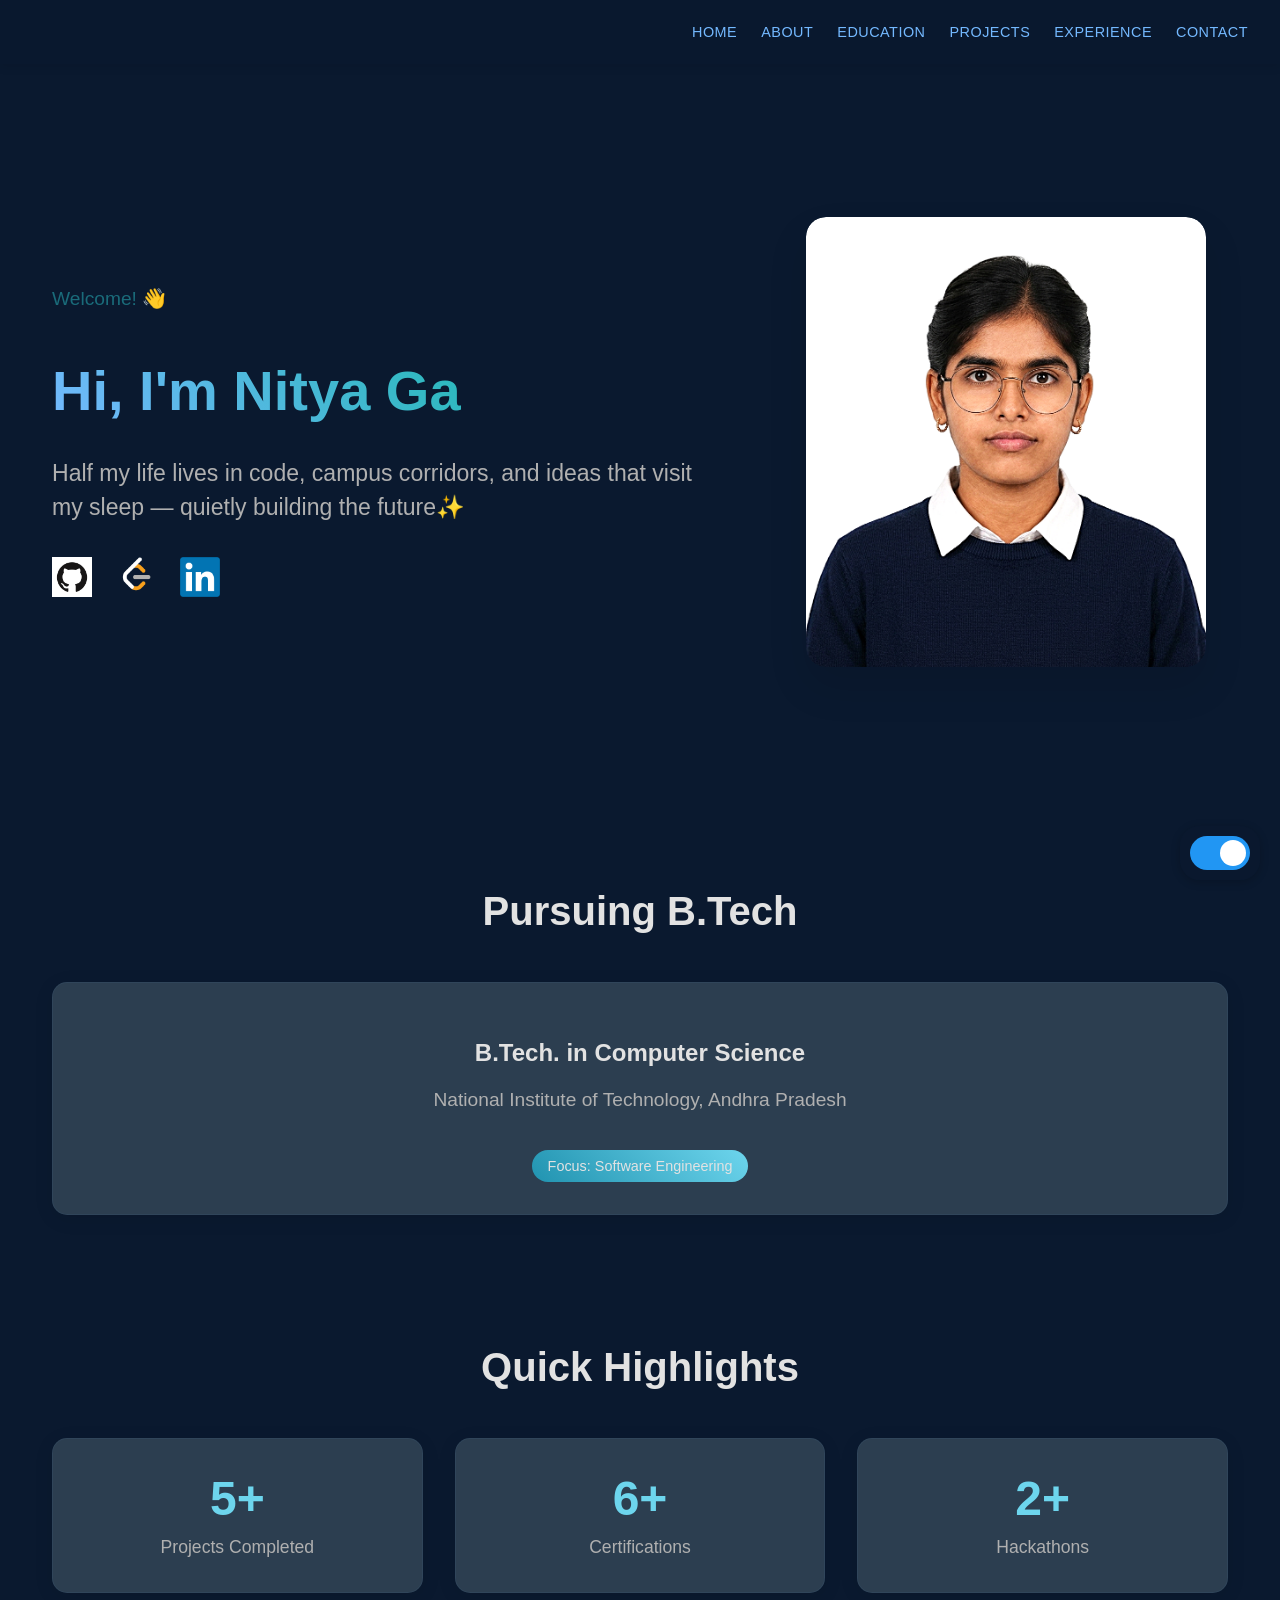
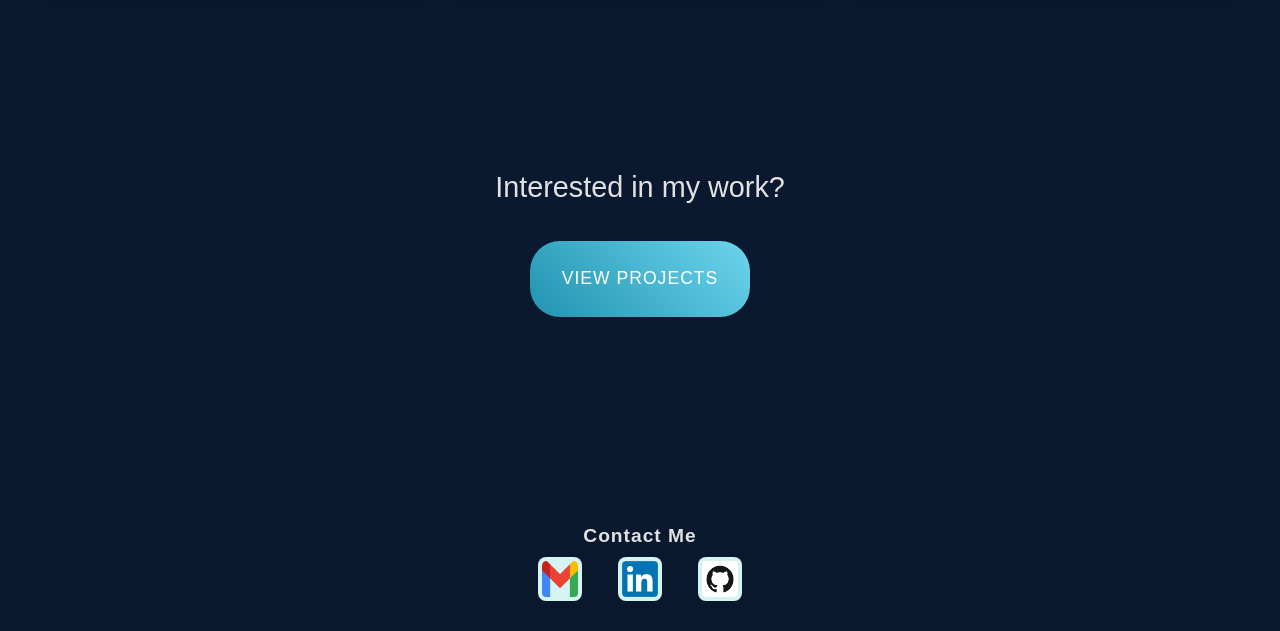
<file: index.html>
<!DOCTYPE html>
<html lang="en">
<head>
    <meta charset="UTF-8">
    <meta name="viewport" content="width=device-width, initial-scale=1.0">
    <title>Nitya Gattu's Portfolio</title>
    <link rel="stylesheet" href="common.css">
    <link rel="stylesheet" href="home.css">
    <script src="script.js" defer></script>
</head>
<body>

    <div id="header">
        <a href="index.html">Home</a>
        <a href="about.html">About</a>
        <a href="education.html">Education</a>
        <a href="projects.html">Projects</a>
        <a href="experience.html">Experience</a>
        <a href="#contact-section">Contact</a>
    </div>

    <!-- Theme switch -->
    <div class="theme-switch-wrapper">
        <label class="theme-switch" for="theme-switch">
            <input type="checkbox" id="theme-switch" />
            <span class="slider"></span>
        </label>
    </div>

    <main class="home-container">
        <section class="hero-section">
            <div class="text-content">
                <div class="creative-heading">
                    <span class="greeting-text">Welcome! 👋</span>
                    <h1 class="gradient-text" id="typing-h1"></h1>
                    <p class="subtitle" id="typing-p"></p>
                </div>
                <div class="tagline">
                    <p>Half my life lives in code, campus corridors, and ideas that visit my sleep — quietly building the future✨</p>
                </div>
                <div class="quick-links">
                    <a href="https://github.com/NITYANIT" target="_blank" class="social-link">
                        <img src="Photos/github-icon.png" alt="GitHub" class="social-icon" loading="lazy">
                    </a>
                    <a href="https://leetcode.com/u/iamnityagattu/" target="_blank" class="social-link">
                        <img src="Photos/leetcode-logo.png" alt="LeetCode" class="social-icon" loading="lazy">
                    </a>
                    <a href="https://www.linkedin.com/in/nitya-gattu-b846b62b9/" target="_blank" class="social-link">
                        <img src="Photos/linkedin-icon.png" alt="LinkedIn" class="social-icon" loading="lazy">
                    </a>
                </div>
            </div>
            <div class="photo-container">
                <div class="photo-frame">
                    <img src="Photos/nitya.png" alt="Nitya Gattu" class="profile-image" loading="lazy">
                </div>
            </div>
        </section>

        <section class="education-highlight">
            <h2 class="section-title">Pursuing B.Tech</h2>
                <div class="degree-card">
                    <h3>B.Tech. in Computer Science</h3>
                    <p>National Institute of Technology, Andhra Pradesh</p>
                    <div class="degree-focus">Focus: Software Engineering</div>
                </div>
        </section>

        <section class="highlights-section">
            <h2 class="section-title">Quick Highlights</h2>
            <div class="highlights-grid">
                <div class="highlight-card">
                    <span class="highlight-number">5+</span>
                    <p>Projects Completed</p>
                </div>
                <div class="highlight-card">
                    <span class="highlight-number">6+</span>
                    <p>Certifications</p>
                </div>
                <div class="highlight-card">
                    <span class="highlight-number">2+</span>
                    <p>Hackathons</p>
                </div>
            </div>
        </section>

        <section class="cta-section">
            <p>Interested in my work?</p>
            <div class="cta-buttons">
                <a href="projects.html" class="cta-button">View Projects</a>
            </div>
        </section>
    </main>

    <footer id="contact-section" class="site-footer">
      <div class="footer-content">
        <div class="footer-title">Contact Me</div>
        <div class="footer-details">
          <a href="mailto:gattunitya13@gmail.com" target="_blank"><img src="Photos/email-icon.png" alt="Email" class="footer-icon"></a>
          <a href="https://www.linkedin.com/in/nitya-gattu-b846b62b9/" target="_blank"><img src="Photos/linkedin-icon.png" alt="LinkedIn" class="footer-icon"></a>
          <a href="https://github.com/NITYANIT" target="_blank"><img src="Photos/github-icon.png" alt="GitHub" class="footer-icon"></a>
        </div>
      </div>
    </footer>
</body>
</html>
</file>
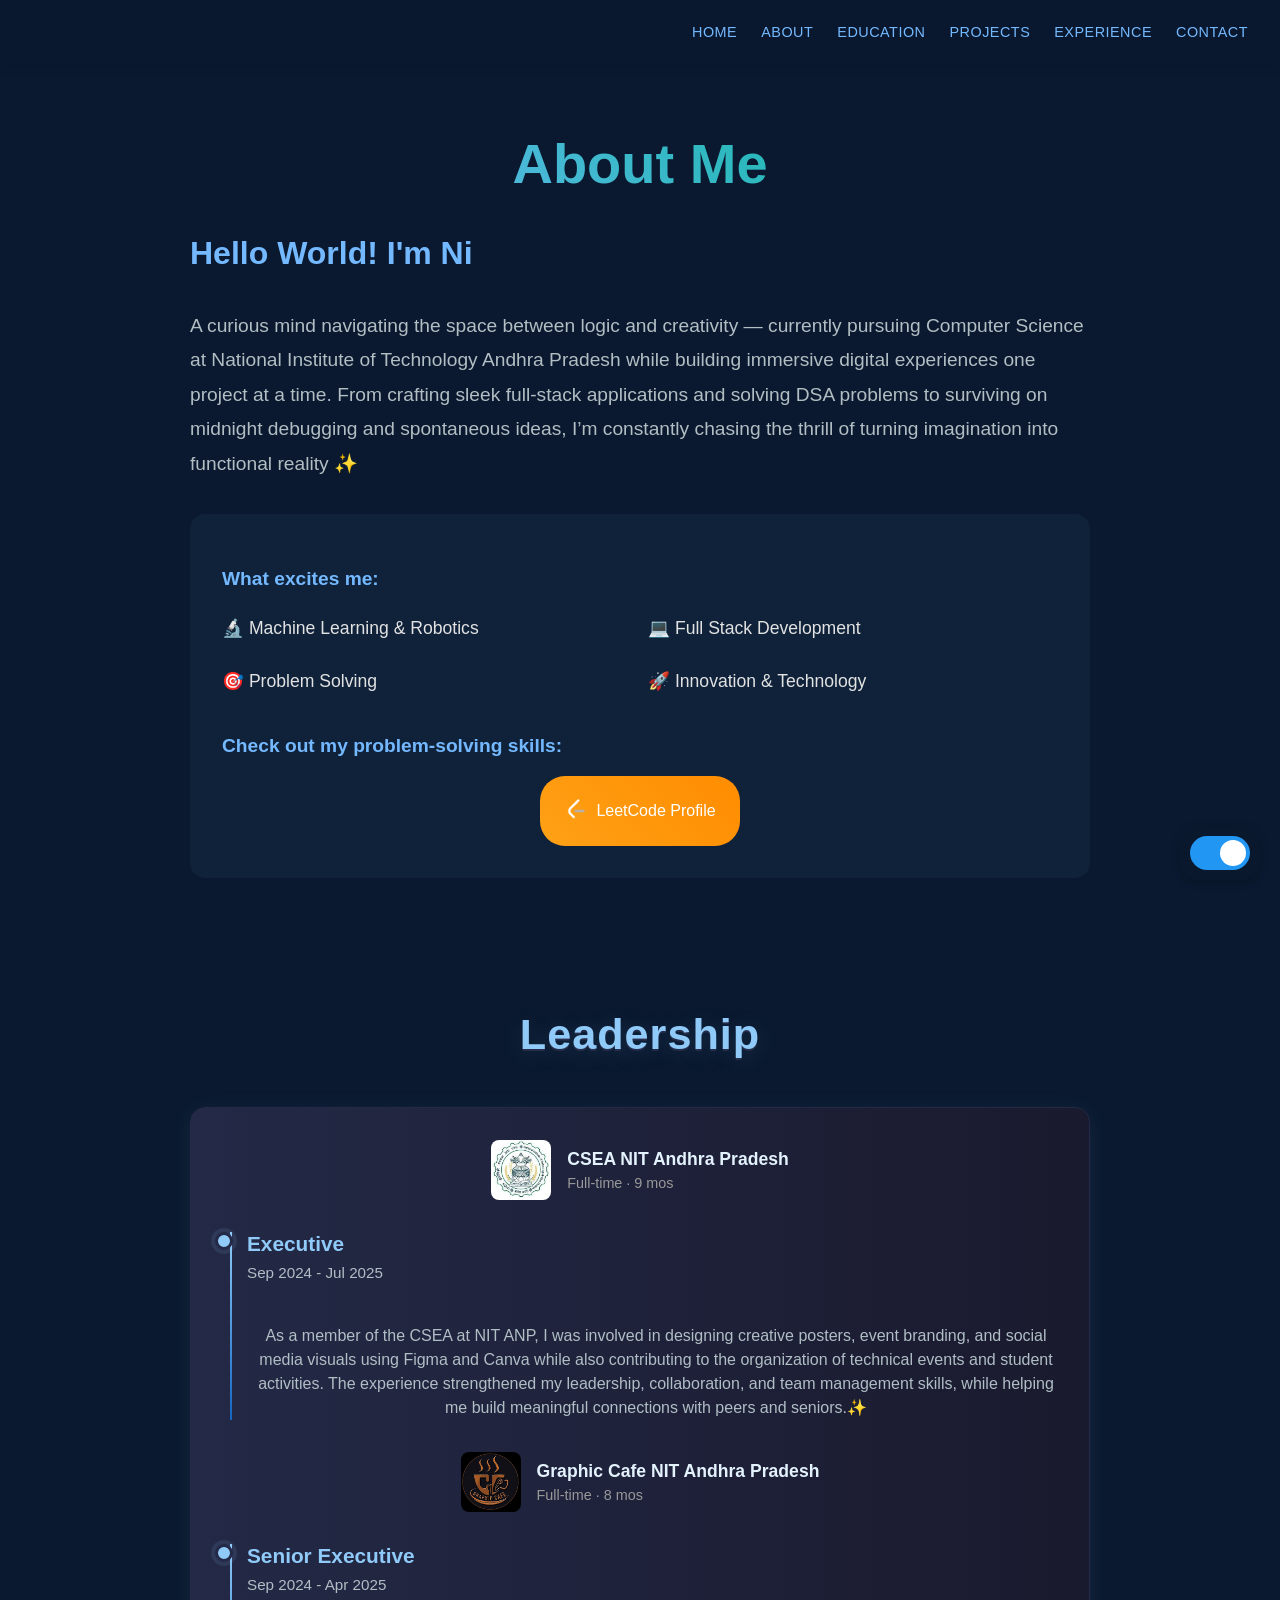
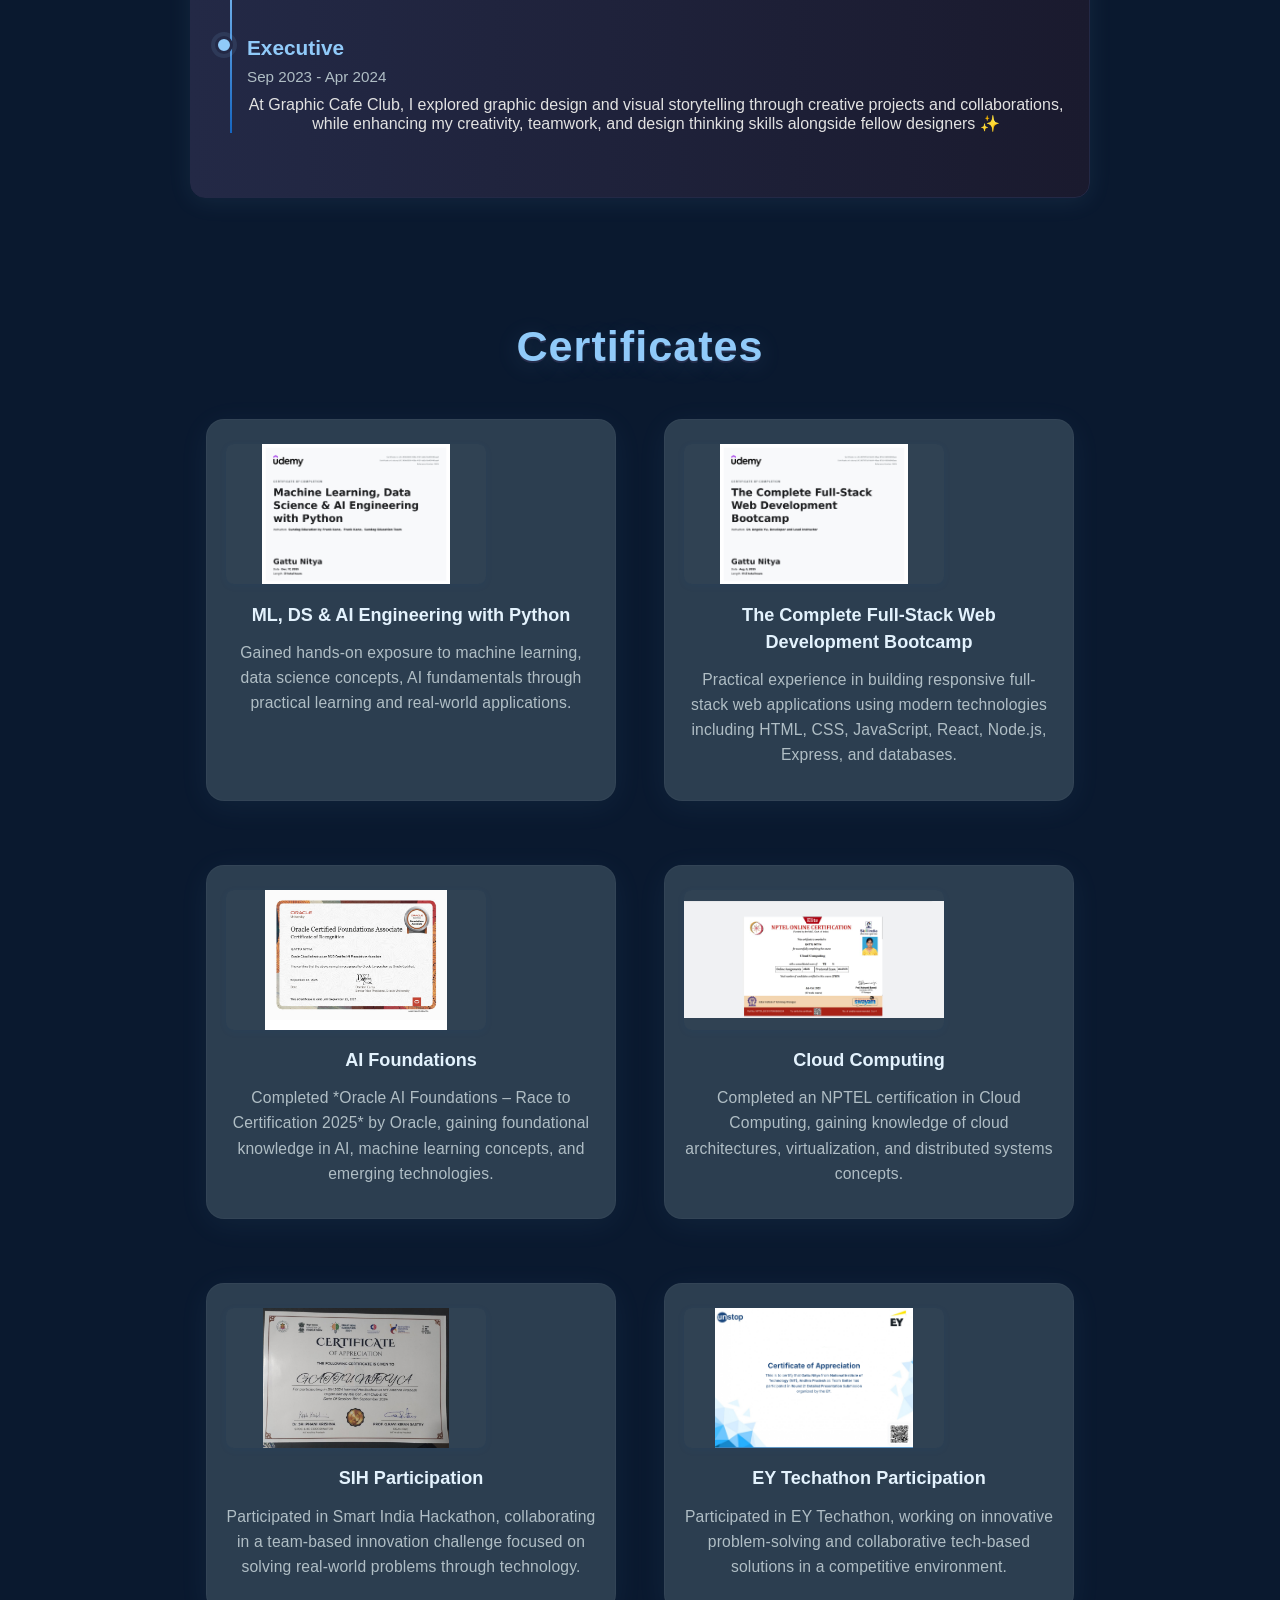
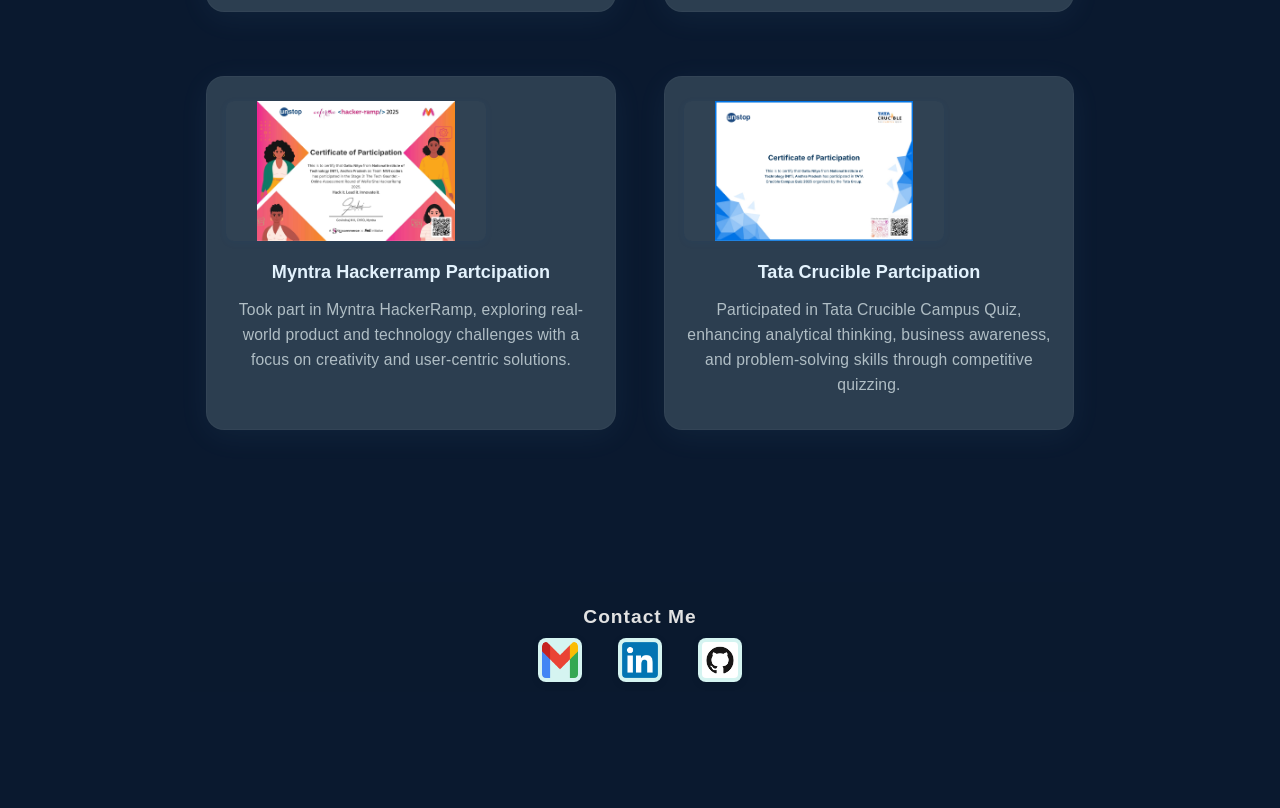
<file: about.html>
<!DOCTYPE html>
<html lang="en">
<head>
    <meta charset="UTF-8">
    <meta name="viewport" content="width=device-width, initial-scale=1.0">
    <title>Nitya Gattu's Portfolio - About</title>
    <link rel="stylesheet" href="common.css">
    <link rel="stylesheet" href="about.css">
    <script src="script.js" defer></script>
</head>
<body>
    <div id="header">
        <a href="index.html">Home</a>
        <a href="about.html">About</a>
        <a href="education.html">Education</a>
        <a href="projects.html">Projects</a>
        <a href="experience.html">Experience</a>
        <a href="#contact-section">Contact</a>
    </div>
    <!-- Theme switch -->
    <div class="theme-switch-wrapper">
        <label class="theme-switch" for="theme-switch">
            <input type="checkbox" id="theme-switch" />
            <span class="slider"></span>
        </label>
    </div>

    <div class="about-intro">
        <h1 class="gradient-text">About Me</h1>
        <div class="intro-text">
            <p class="greeting" id="typing-greeting"></p>
            <p class="tagline" id="typing-tagline"></p>
            <p class="description">A curious mind navigating the space between logic and creativity — currently pursuing Computer Science at National Institute of Technology Andhra Pradesh while building immersive digital experiences one project at a time. From crafting sleek full-stack applications and solving DSA problems to surviving on midnight debugging and spontaneous ideas, I’m constantly chasing the thrill of turning imagination into functional reality ✨</p>
            <div class="skills-highlight">
                <p>What excites me:</p>
                <ul>
                    <li>🔬 Machine Learning & Robotics</li>
                    <li>💻 Full Stack Development</li>
                    <li>🎯 Problem Solving</li>
                    <li>🚀 Innovation & Technology</li>
                </ul>
                <div class="coding-profiles">
                    <p>Check out my problem-solving skills:</p>
                    <div class="profiles-container">
                        <a href="https://leetcode.com/u/iamnityagattu/" target="_blank" class="profile-link leetcode">
                            <img src="Photos/leetcode-logo.png" alt="LeetCode" class="profile-icon">
                            <span>LeetCode Profile</span>
                        </a>
                    </div>
                </div>
            </div>
        </div>
    </div>

    <!-- <div id="achievements">
        <h2>Recent Achievements</h2>
        <div class="achievements-grid">
            <div class="achievement-card">
                <div class="achievement-icon">🏆</div>
                <div class="achievement-title">Google Girl Hackathon 2025</div>
                <div class="achievement-status">Semi-Finalist</div>
                <div class="achievement-desc">Selected as a semi-finalist in Google's prestigious Girl Hackathon 2025, competing among thousands of participants globally.</div>
            </div>
            <div class="achievement-card">
                <div class="achievement-icon">💼</div>
                <div class="achievement-title">JP Morgan Chase Code for Good 2025</div>
                <div class="achievement-status">Semi-Finalist</div>
                <div class="achievement-desc">Advanced to semi-finals in JP Morgan Chase's Code for Good hackathon, focusing on technology solutions for social impact.</div>
            </div>
            <div class="achievement-card">
                <div class="achievement-icon">⭐</div>
                <div class="achievement-title">HackerRank 4-Star Rating</div>
                <div class="achievement-status">Java • Python • C</div>
                <div class="achievement-desc">Achieved 4-star proficiency rating across Java, Python, and C programming languages on HackerRank platform.</div>
            </div>
        </div>
    </div> -->

    <div id="leadership">
        <h2>Leadership</h2>
        <div class="leadership-card">
            <div class="leadership-header">
                <div class="leadership-org-main">
                    <img src="Photos/csea_logo.jpeg" alt="CSEA Logo" class="org-logo">
                    <div>
                        <div class="leadership-org">CSEA NIT Andhra Pradesh</div>
                        <div class="leadership-meta">Full-time · 9 mos</div>
                    </div>
                </div>
            </div>
            
            <div class="leadership-timeline">
                
                <div class="timeline-item">
                    <div class="timeline-marker"></div>
                    <div class="timeline-content">
                        <div class="leadership-title">Executive </div>
                        <div class="leadership-duration">Sep 2024 - Jul 2025 </div>
                    </div>
                </div>

            <div class="leadership-desc">As a member of the CSEA at NIT ANP, I was involved in designing creative posters, event branding, and social media visuals using Figma and Canva while also contributing to the organization of technical events and student activities. The experience strengthened my leadership, collaboration, and team management skills, while helping me build meaningful connections with peers and seniors.✨
</div>
        </div>



         <div class="leadership-header">
                <div class="leadership-org-main">
                    <img src="Photos/gcafe.jpeg" alt="Graphic Cafe Logo" class="org-logo">
                    <div>
                        <div class="leadership-org">Graphic Cafe NIT Andhra Pradesh</div>
                        <div class="leadership-meta">Full-time · 8 mos </div>
                    </div>
                </div>
            </div>

         <div class="leadership-timeline">

            
                <div class="timeline-item">
                    <div class="timeline-marker"></div>
                    <div class="timeline-content">
                        <div class="leadership-title">Senior Executive </div>
                        <div class="leadership-duration">Sep 2024 - Apr 2025 </div>
                    </div>
                </div>
                
                <div class="timeline-item">
                    <div class="timeline-marker"></div>
                    <div class="timeline-content">
                        <div class="leadership-title">Executive</div>
                        <div class="leadership-duration">Sep 2023 - Apr 2024 </div>
                    </div>
                </div>
At Graphic Cafe Club, I explored graphic design and visual storytelling through creative projects and collaborations, while enhancing my creativity, teamwork, and design thinking skills alongside fellow designers ✨

</div>



    </div>

    <div id="certificates">
        <h2>Certificates</h2>
        <div class="certificates-grid">
            <div class="certificate-card">
                <a href="Photos/ml.pdf">
                    <img src="Photos/ml.jpg" alt="MLCertificate" class="certificate-img">
                    <p>ML, DS & AI Engineering with Python</p>
                </a>
                <p class="explanation">Gained hands-on exposure to machine learning, data science concepts, AI fundamentals through practical learning and real-world applications.</p>
            </div>


            <div class="certificate-card">
                <a href="Photos/wd.pdf">
                    <img src="Photos/wd.jpg" alt="WD Certificate" class="certificate-img">
                    <p>The Complete Full-Stack Web Development Bootcamp</p>
                </a>
                <p class="explanation">Practical experience in building responsive full-stack web applications using modern technologies including HTML, CSS, JavaScript, React, Node.js, Express, and databases.</p>
            </div>


            <div class="certificate-card">
                <a href="Photos/oracle.pdf">
                    <img src="Photos/oracle.jpeg" alt="Oracle Certificate" class="certificate-img">
                    <p>AI Foundations</p>
                </a>
                <p class="explanation">Completed *Oracle AI Foundations – Race to Certification 2025* by Oracle, gaining foundational knowledge in AI, machine learning concepts, and emerging technologies.</p>
            </div>

            <div class="certificate-card">
                <a href="Photos/nptel.pdf">
                    <img src="Photos/nptel.jpeg" alt="NPTel Certificate" class="certificate-img">
                    <p>Cloud Computing </p>
                </a>
                <p class="explanation">Completed an NPTEL certification in Cloud Computing, gaining knowledge of cloud architectures, virtualization, and distributed systems concepts.</p>
            </div>

            <div class="certificate-card">
                <a href="Photos/sih.pdf">
                    <img src="Photos/sih.jpeg" alt="SIH Certificate" class="certificate-img">
                    <p>SIH Participation </p>
                </a>
                <p class="explanation">Participated in Smart India Hackathon, collaborating in a team-based innovation challenge focused on solving real-world problems through technology.</p>
            </div>
            
            <div class="certificate-card">
                <a href="Photos/ey.pdf">
                    <img src="Photos/ey.jpg" alt="EY Certificate" class="certificate-img">
                    <p>EY Techathon Participation </p>
                    <p class="explanation">Participated in EY Techathon, working on innovative problem-solving and collaborative tech-based solutions in a competitive environment.</p>
                </a>
            </div>

              <div class="certificate-card">
                <a href="Photos/myntrahr.pdf">
                    <img src="Photos/myntrahr.jpg" alt="Myntra Certificate" class="certificate-img">
                    <p>Myntra Hackerramp Partcipation </p>
                    <p class="explanation">Took part in Myntra HackerRamp, exploring real-world product and technology challenges with a focus on creativity and user-centric solutions.</p>
                </a>
            </div>

             <div class="certificate-card">
                <a href="Photos/tatacruc.pdf">
                    <img src="Photos/tatacruc.jpg" alt="Tata Certificate" class="certificate-img">
                    <p>Tata Crucible Partcipation </p>
                    <p class="explanation">Participated in Tata Crucible Campus Quiz, enhancing analytical thinking, business awareness, and problem-solving skills through competitive quizzing.</p>
                </a>
            </div>

            
        </div>
    </div>

    <footer id="contact-section" class="site-footer">
      <div class="footer-content">
        <div class="footer-title">Contact Me</div>
        <div class="footer-details">
          <a href="mailto:gattunitya13@gmail.com" target="_blank"><img src="Photos/email-icon.png" alt="Email" class="footer-icon"></a>
          <a href="https://www.linkedin.com/in/nitya-gattu-b846b62b9/" target="_blank"><img src="Photos/linkedin-icon.png" alt="LinkedIn" class="footer-icon"></a>
          <a href="https://github.com/NITYANIT" target="_blank"><img src="Photos/github-icon.png" alt="GitHub" class="footer-icon"></a>
        </div>
      </div>
    </footer>
</body>
</html>
</file>
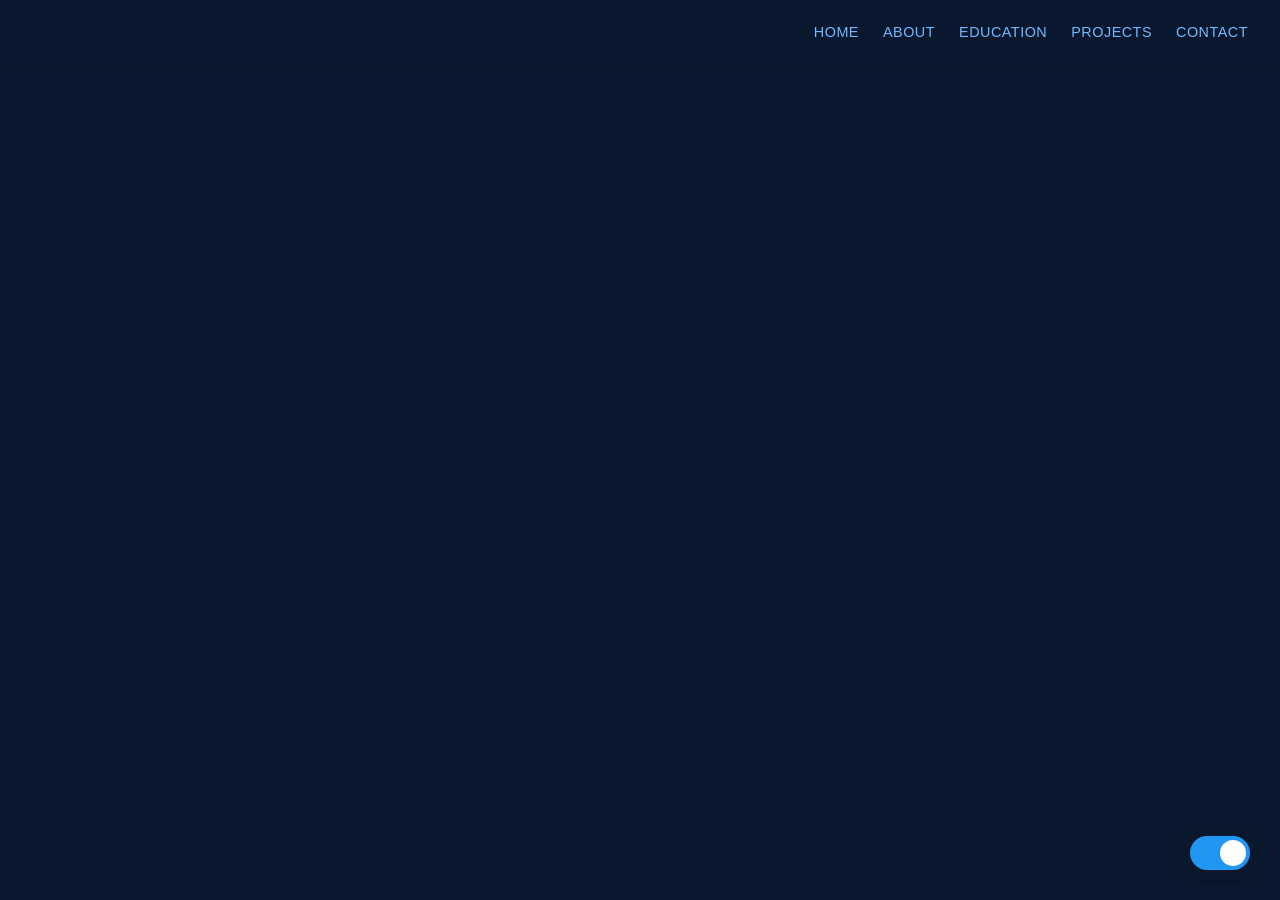
<file: contact.html>
<!DOCTYPE html>
<html lang="en">
<head>
    <meta charset="UTF-8">
    <meta name="viewport" content="width=device-width, initial-scale=1.0">
    <title>Soha Farhana's Portfolio - Contact</title>
    <link rel="stylesheet" href="common.css">
    <link rel="stylesheet" href="contact.css">
    <script src="script.js" defer></script>
</head>
<body>
    <div id="header">
        <a href="index.html">Home</a>
        <a href="about.html">About</a>
        <a href="education.html">Education</a>
        <a href="projects.html">Projects</a>
        <a href="contact.html">Contact</a>
    </div>
    <!-- Theme switch -->
    <div class="theme-switch-wrapper">
        <label class="theme-switch" for="theme-switch">
            <input type="checkbox" id="theme-switch" />
            <span class="slider"></span>
        </label>
    </div>
</body>
</html>
</file>
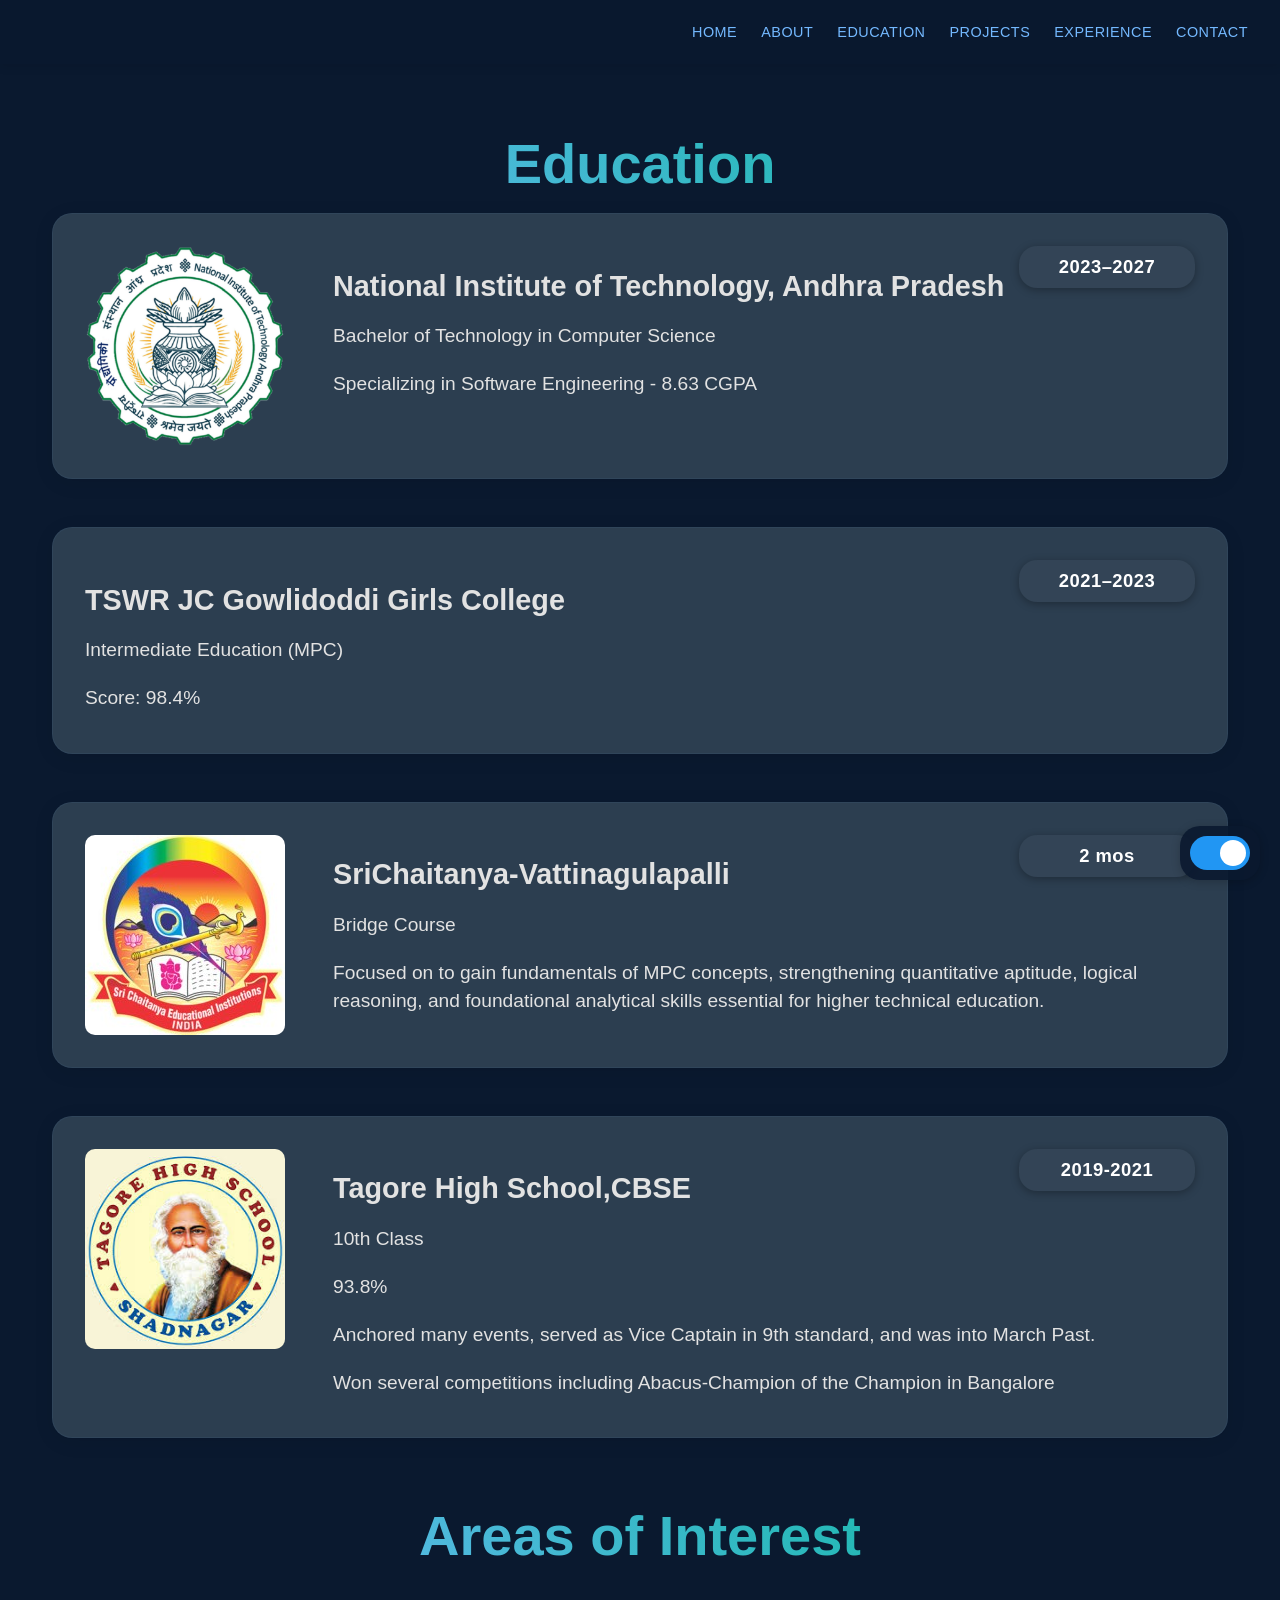
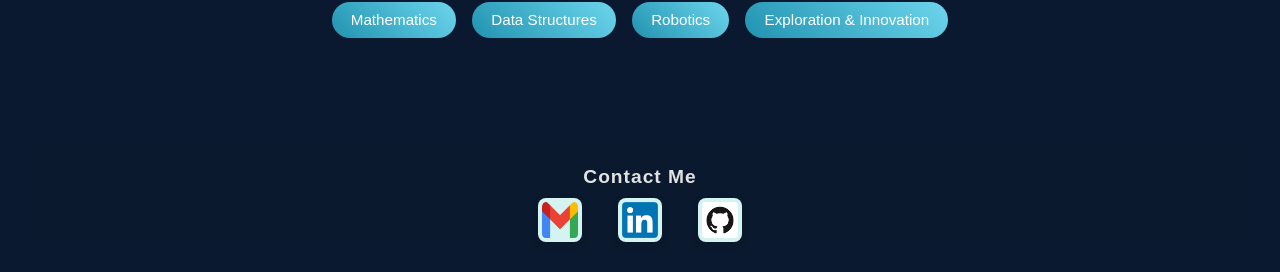
<file: education.html>
<!DOCTYPE html>
<html lang="en">
<head>
    <meta charset="UTF-8">
    <meta name="viewport" content="width=device-width, initial-scale=1.0">
    <title>Nitya Gattu's Portfolio - Education</title>
    <link rel="stylesheet" href="common.css">
    <link rel="stylesheet" href="education.css">
    <script src="script.js" defer></script>
</head>
<body>
    <div id="header">
        <a href="index.html">Home</a>
        <a href="about.html">About</a>
        <a href="education.html">Education</a>
        <a href="projects.html">Projects</a>
        <a href="experience.html">Experience</a>
        <a href="#contact-section">Contact</a>
    </div>
    <!-- Theme switch -->
    <div class="theme-switch-wrapper">
        <label class="theme-switch" for="theme-switch">
            <input type="checkbox" id="theme-switch" />
            <span class="slider"></span>
        </label>
    </div>

    <div class="education-container">
        <h1 class="gradient-text">Education</h1>
        <div class="education-cards">
            <!-- Most recent first -->
            <div class="institution-card">
                <a href="https://nitandhra.ac.in" target="_blank" class="institution-link">
                    <img src="Photos/NIT_ANDHRA_LOGO.png" alt="NIT Andhra Pradesh Logo" class="institution-logo">
                </a>
                <div class="institution-details">
                    <h2>National Institute of Technology, Andhra Pradesh</h2>
                    <p>Bachelor of Technology in Computer Science</p>
                    <p class="specialization">Specializing in Software Engineering - 8.63 CGPA</p>  
                </div>
                <div class="experience-timeline">2023–2027</div>
            </div>

            <div class="institution-card">
                <!-- <a href="https://www.narayanagroup.com" target="_blank" class="institution-link">
                    <img src="Photos/narayana-logo.png" alt="Narayana Junior College Logo" class="institution-logo">
                </a> -->
                <div class="institution-details">
                    <h2>TSWR JC Gowlidoddi Girls College</h2>
                    <p>Intermediate Education (MPC)</p>
                    <p class="specialization">Score: 98.4%</p>
                </div>
                <div class="experience-timeline">2021–2023</div>
            </div>

              <div class="institution-card">
                 <a href="https://srichaitanya.net/" target="_blank" class="institution-link">
                    <img src="Photos/chaitanya.jpeg" alt="SriChaitanya Logo" class="institution-logo">
                </a> 
                <div class="institution-details">
                    <h2>SriChaitanya-Vattinagulapalli</h2>
                    <p>Bridge Course</p>
                             <p>
 Focused on to gain fundamentals of MPC concepts, strengthening quantitative aptitude, logical reasoning, and foundational analytical skills essential for higher technical education.
</p>
                </div>
                <div class="experience-timeline">2 mos</div>
       
            </div>

            <div class="institution-card">
                <a href="https://tagorehighschool.in/" target="_blank" class="institution-link">
                    <img src="Photos/tagore.jpeg" alt="Tagore High School Logo" class="institution-logo">
                </a>
                <div class="institution-details">
                    <h2>Tagore High School,CBSE</h2>
                    <p>10th Class </p>
                    <p class="specialization">93.8%</p>
                    <p>Anchored many events, served as Vice Captain in 9th standard, and was into March Past.</p>
                    <p>Won several competitions including Abacus-Champion of the Champion in Bangalore</p>
                </div>
                <div class="experience-timeline">2019-2021</div>
            </div>
        </div>


        <div class="achievements-section">
            <h2 class="gradient-text">Areas of Interest</h2>
            <div class="interests-grid">
                <div class="interest-item">
                    <span class="interest-tag">Mathematics</span>
                </div>
                <div class="interest-item">
                    <span class="interest-tag">Data Structures</span>
                </div>
                <div class="interest-item">
                    <span class="interest-tag">Robotics</span>
                </div>
                <div class="interest-item">
                    <span class="interest-tag">Exploration & Innovation</span>
                </div>
            </div>
        </div>
    </div>
    <footer id="contact-section" class="site-footer">
      <div class="footer-content">
        <div class="footer-title">Contact Me</div>
        <div class="footer-details">
          <a href="mailto:gattunitya13@gmail.com" target="_blank"><img src="Photos/email-icon.png" alt="Email" class="footer-icon"></a>
          <a href="https://www.linkedin.com/in/nitya-gattu-b846b62b9" target="_blank"><img src="Photos/linkedin-icon.png" alt="LinkedIn" class="footer-icon"></a>
          <a href="https://github.com/NITYANIT" target="_blank"><img src="Photos/github-icon.png" alt="GitHub" class="footer-icon"></a>
        </div>
      </div>
    </footer>
</body>
</html>
</file>
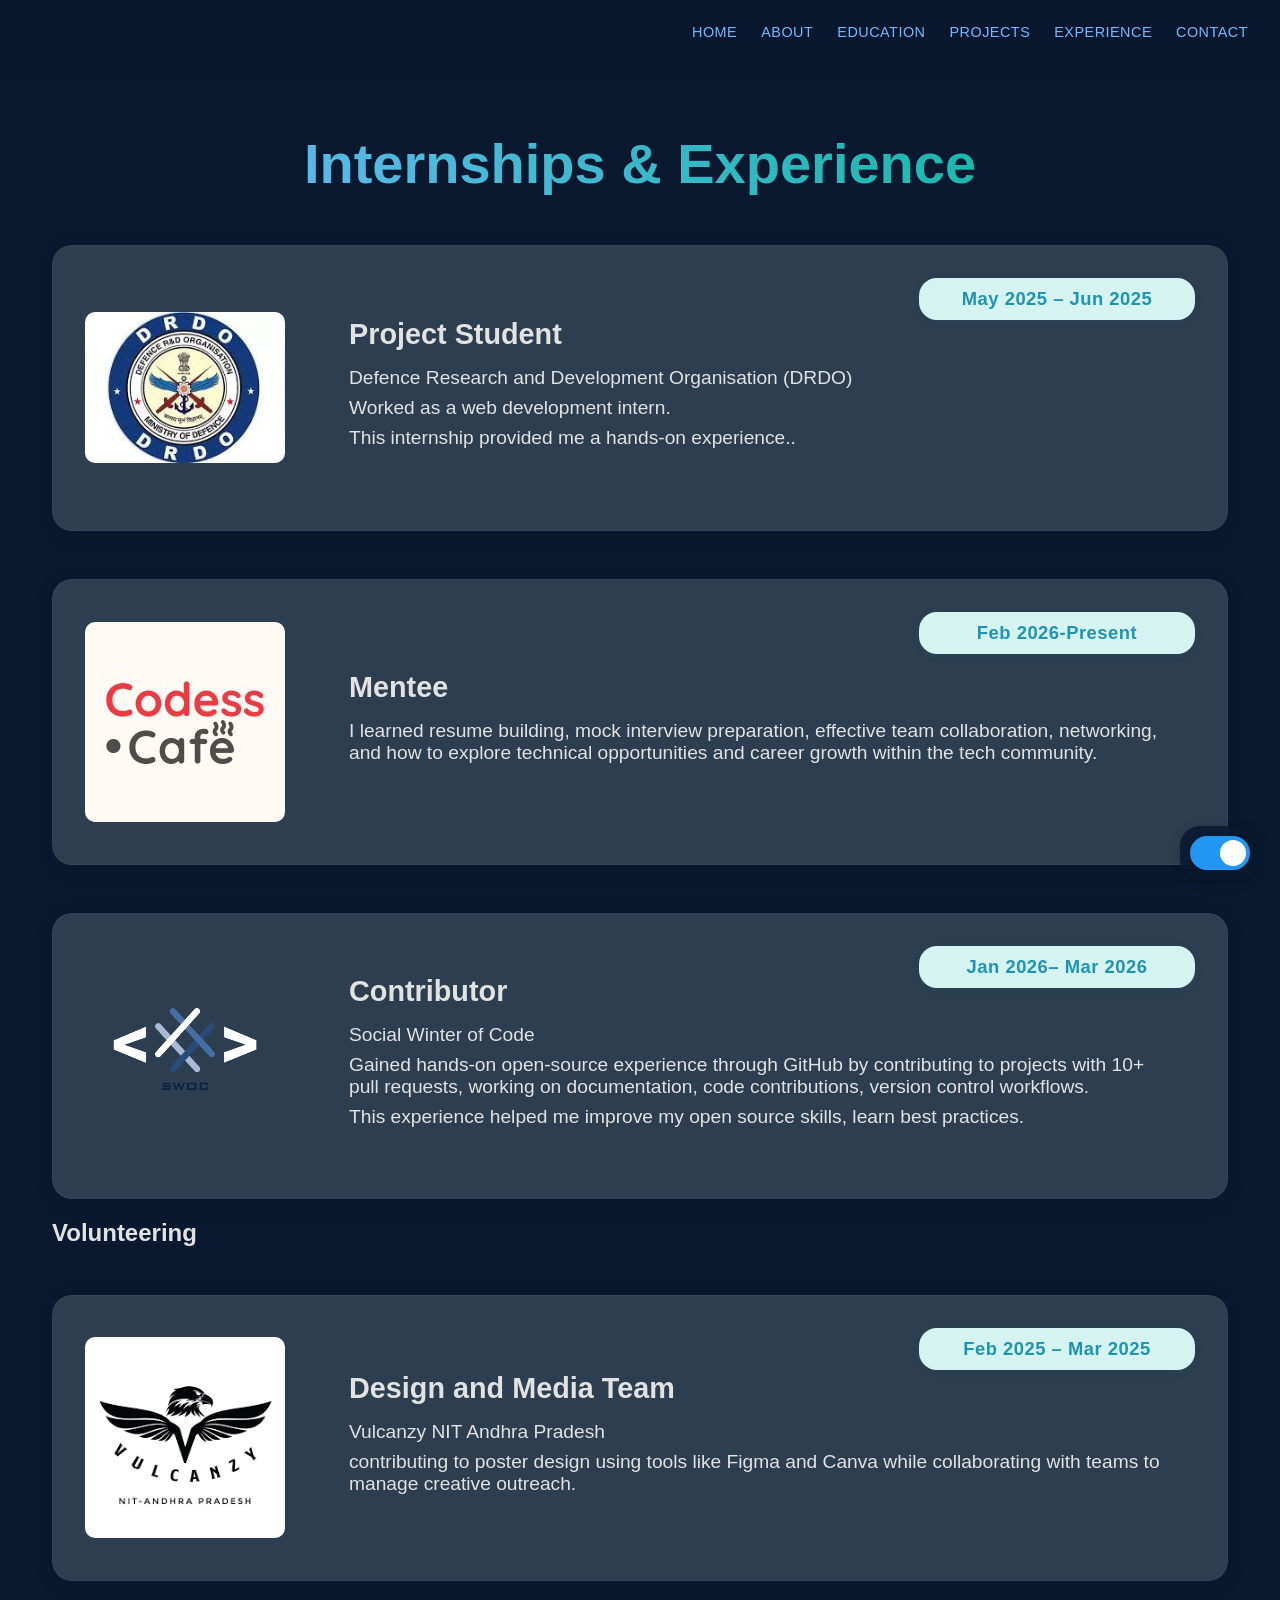
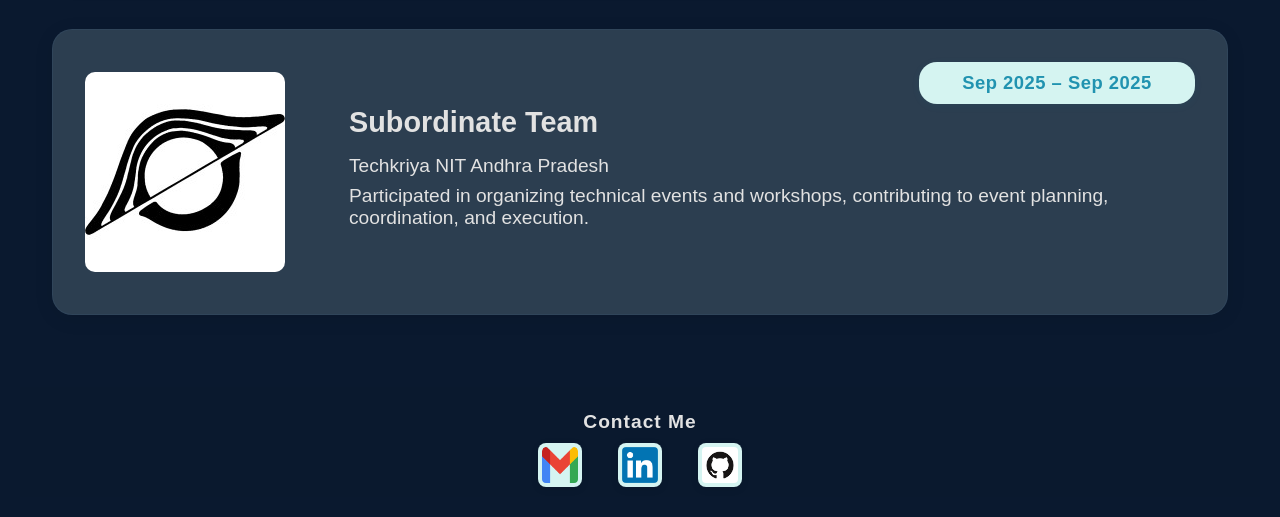
<file: experience.html>
<!DOCTYPE html>
<html lang="en">
<head>
    <meta charset="UTF-8">
    <meta name="viewport" content="width=device-width, initial-scale=1.0">
    <title>Nitya Gattu's Portfolio - Experience</title>
    <link rel="stylesheet" href="common.css">
    <link rel="stylesheet" href="experience.css">
    <script src="script.js" defer></script>
</head>
<body>
    <div id="header">
        <a href="index.html">Home</a>
        <a href="about.html">About</a>
        <a href="education.html">Education</a>
        <a href="projects.html">Projects</a>
        <a href="experience.html">Experience</a>
        <a href="#contact-section">Contact</a>
    </div>
    <!-- Theme switch -->
    <div class="theme-switch-wrapper">
        <label class="theme-switch" for="theme-switch">
            <input type="checkbox" id="theme-switch" />
            <span class="slider"></span>
        </label>
    </div>

    <div class="experience-container">
        <h1 class="gradient-text">Internships & Experience</h1>
        <div class="experience-cards">
            <div class="experience-card">
                <img src="Photos/drdo.jpeg" alt="DRDO Logo" class="experience-logo">
                <div class="experience-details">
                    <div class="experience-title">Project Student</div>
                    <div class="experience-org">Defence Research and Development Organisation (DRDO)</div>
                    <div class="experience-desc">Worked as a web development intern.</div>
                    <div class="experience-desc">This internship provided me a hands-on experience..</div>
                </div>
                <div class="experience-timeline right-timeline">May 2025 – Jun 2025</div>
            </div>

            <div class="experience-card">
                <img src="Photos/codess.jpeg" alt="CodeSS Logo" class="experience-logo">
                <div class="experience-details">
                    <div class="experience-title">Mentee</div>
                    <div class="experience-desc">I learned resume building, mock interview preparation, effective team collaboration, networking, and how to explore technical opportunities and career growth within the tech community.</div>
                </div>
                <div class="experience-timeline right-timeline">Feb 2026-Present</div>
            </div>

            <div class="experience-card">
                <img src="Photos/swoc.png" alt="SWOC Logo" class="experience-logo">
                <div class="experience-details">
                    <div class="experience-title">Contributor</div>
                    <div class="experience-org">Social Winter of Code</div>
                    <div class="experience-desc">Gained hands-on open-source experience through GitHub by contributing to projects with 10+ pull requests, working on documentation, code contributions, version control workflows.</div>
                    <div class="experience-desc">This experience helped me improve my open source skills, learn best practices.</div>
                </div>
                <div class="experience-timeline right-timeline">Jan 2026– Mar 2026</div>
            </div>
        </div>
        <h2 class="section-subtitle">Volunteering</h2>
        <div class="experience-cards">

            <div class="experience-card">
                <img src="Photos/st.png" alt="designndmedia Logo" class="experience-logo">
                <div class="experience-details">
                    <div class="experience-title">Design and Media Team</div>
                    <div class="experience-org">Vulcanzy NIT Andhra Pradesh</div>
                    <div class="experience-desc">contributing to poster design using tools like Figma and Canva while collaborating with teams to manage creative outreach.</div>
                </div>
                <div class="experience-timeline right-timeline">Feb 2025 – Mar 2025</div>
            </div>

             <div class="experience-card">
                <img src="Photos/sub.jpeg" alt="subordinate Logo" class="experience-logo">
                <div class="experience-details">
                    <div class="experience-title">Subordinate Team</div>
                    <div class="experience-org">Techkriya NIT Andhra Pradesh</div>
                    <div class="experience-desc">Participated in organizing technical events and workshops, contributing to event planning, coordination, and execution.</div>
                </div>
                <div class="experience-timeline right-timeline">Sep 2025 – Sep 2025</div>
            </div>
        </div>
    </div>

    <footer id="contact-section" class="site-footer">
      <div class="footer-content">
        <div class="footer-title">Contact Me</div>
        <div class="footer-details">
          <a href="mailto:gattunitya13@gmail.com" target="_blank"><img src="Photos/email-icon.png" alt="Email" class="footer-icon"></a>
          <a href="https://www.linkedin.com/in/nitya-gattu-b846b62b9/" target="_blank"><img src="Photos/linkedin-icon.png" alt="LinkedIn" class="footer-icon"></a>
          <a href="https://github.com/NITYANIT" target="_blank"><img src="Photos/github-icon.png" alt="GitHub" class="footer-icon"></a>
        </div>
      </div>
    </footer>
</body>
</html>
</file>
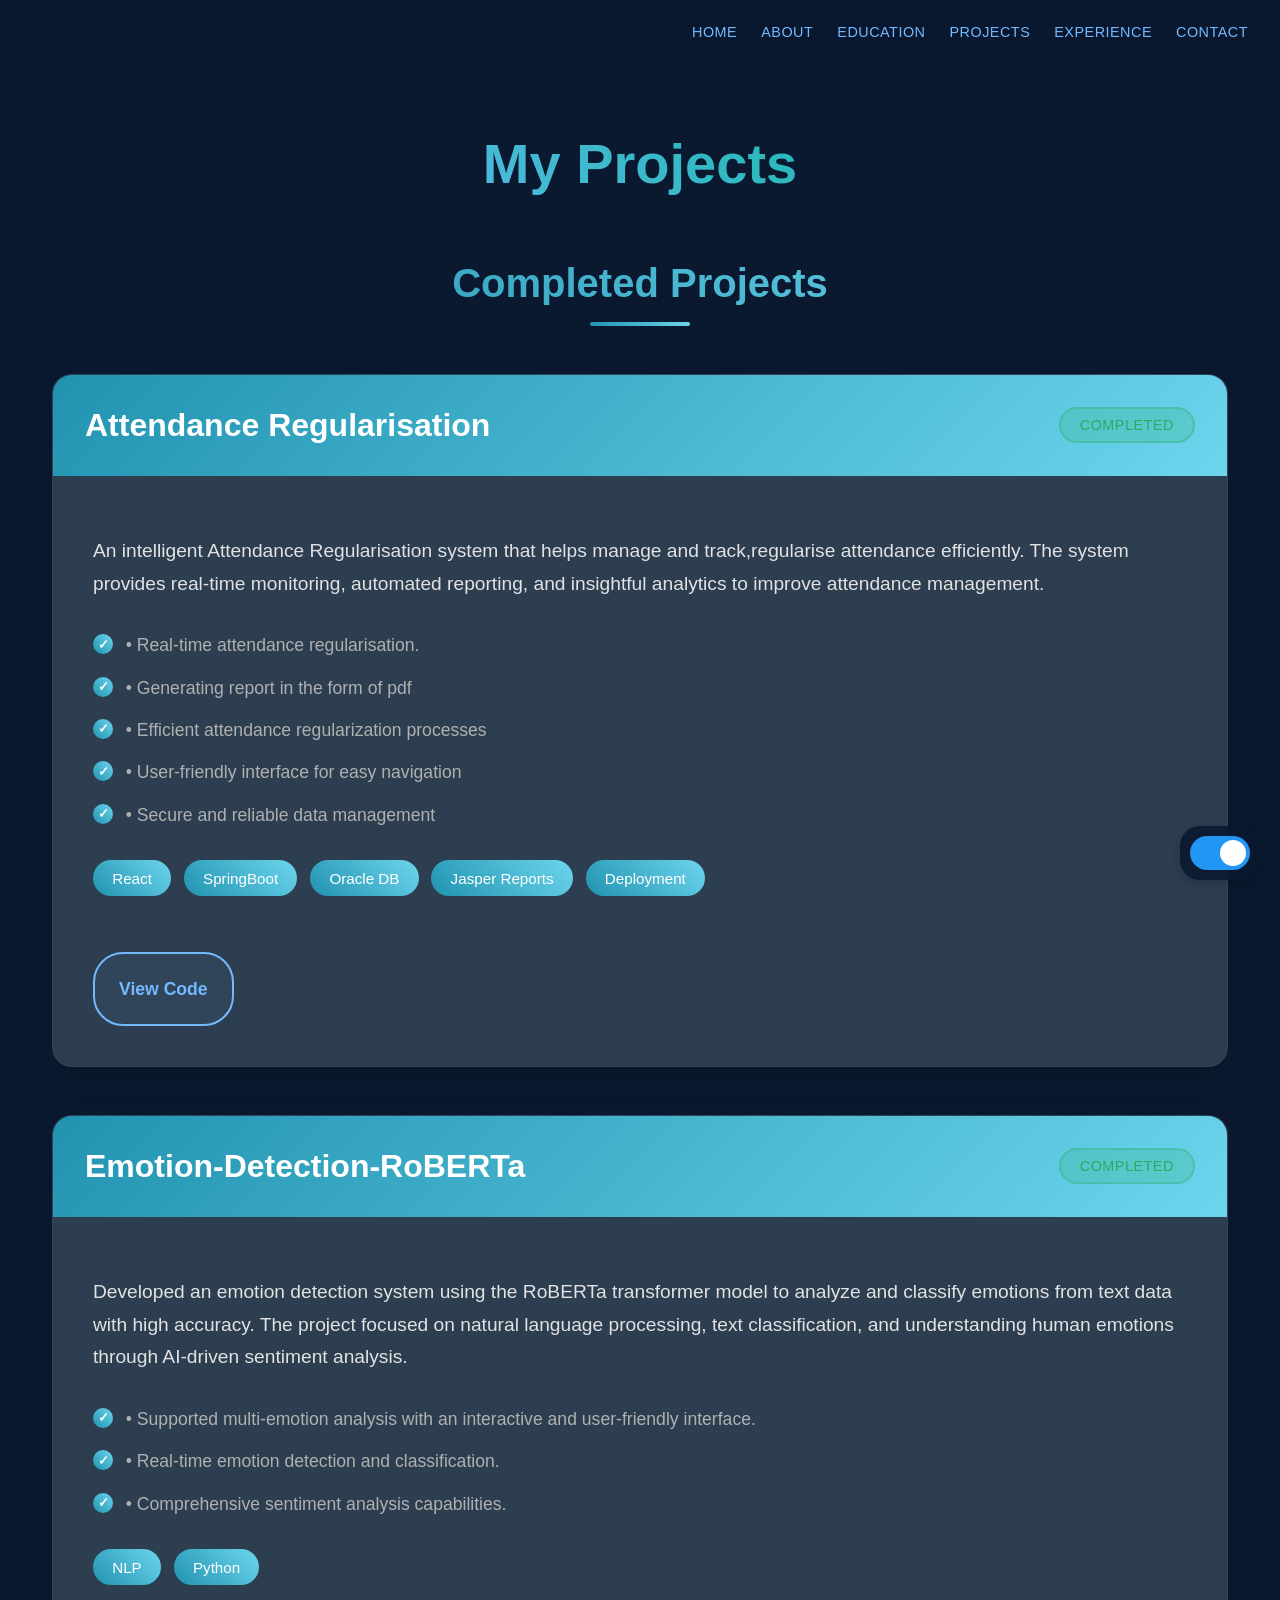
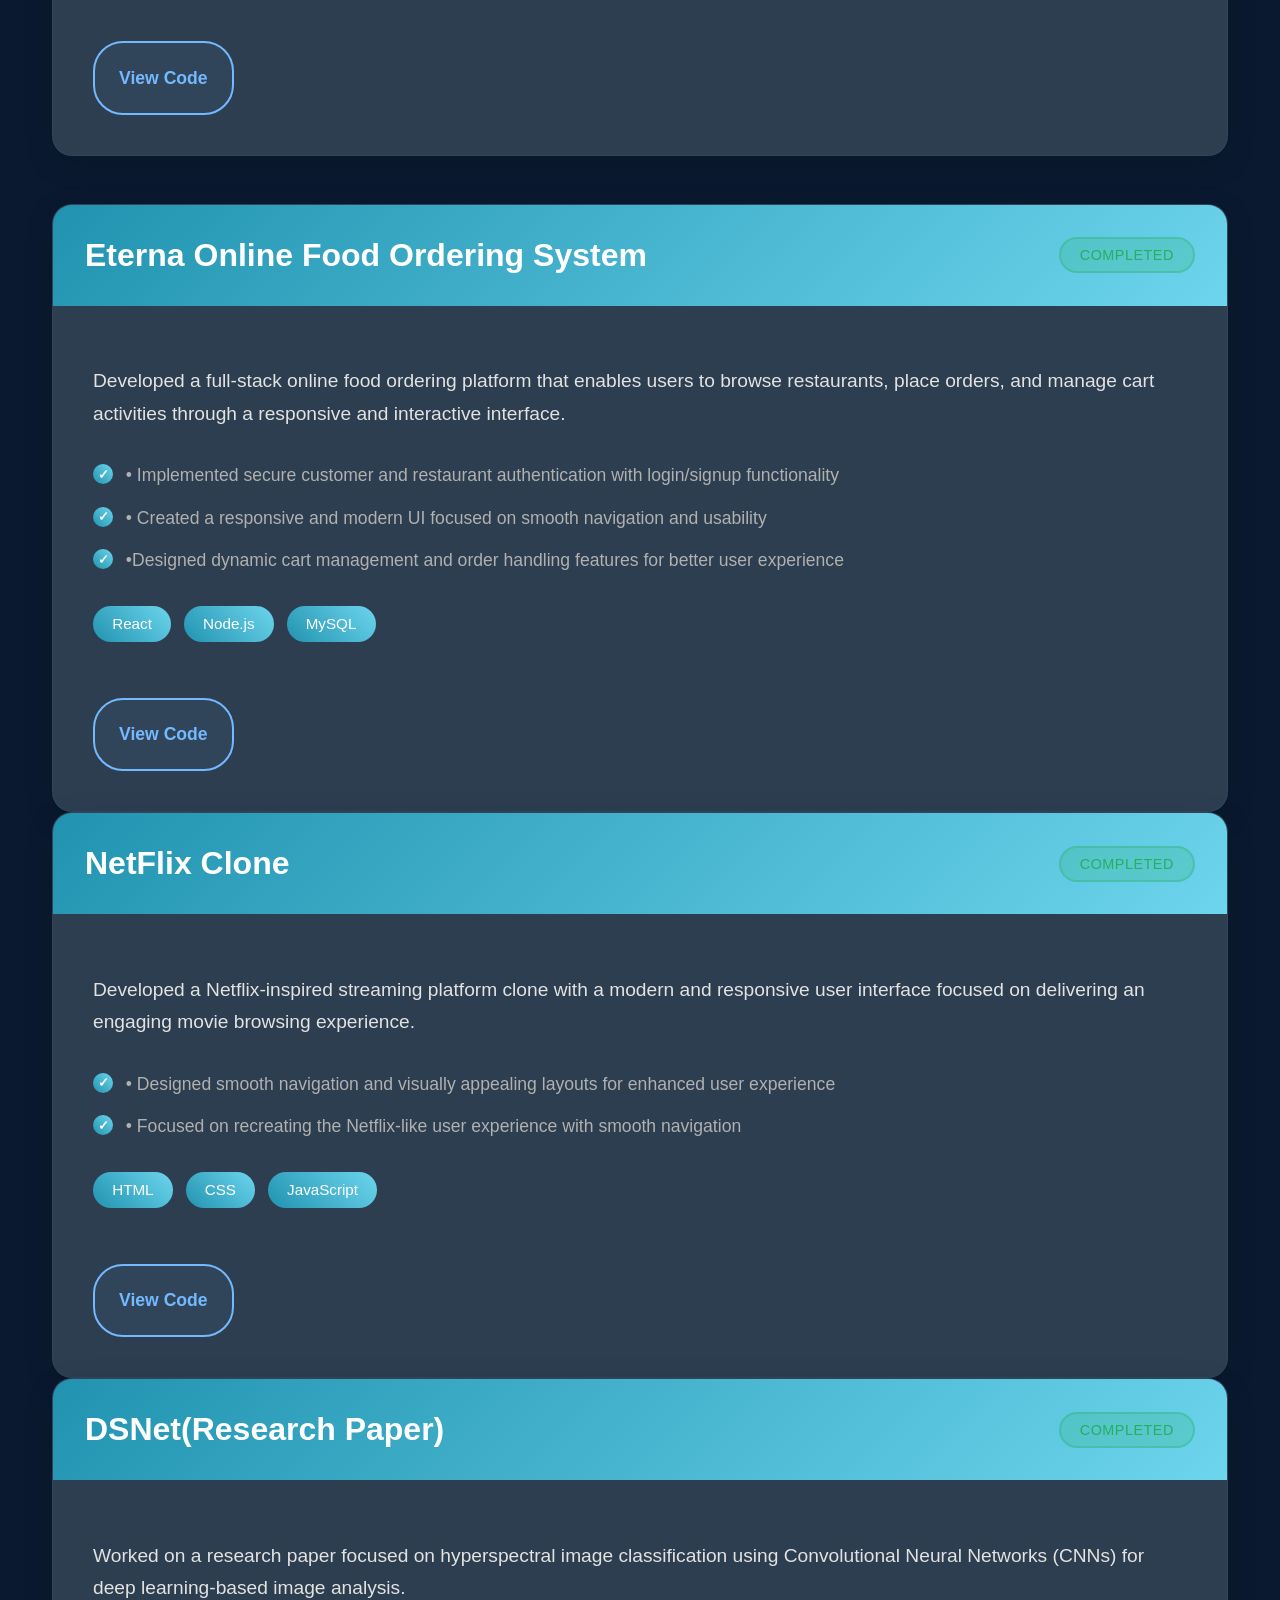
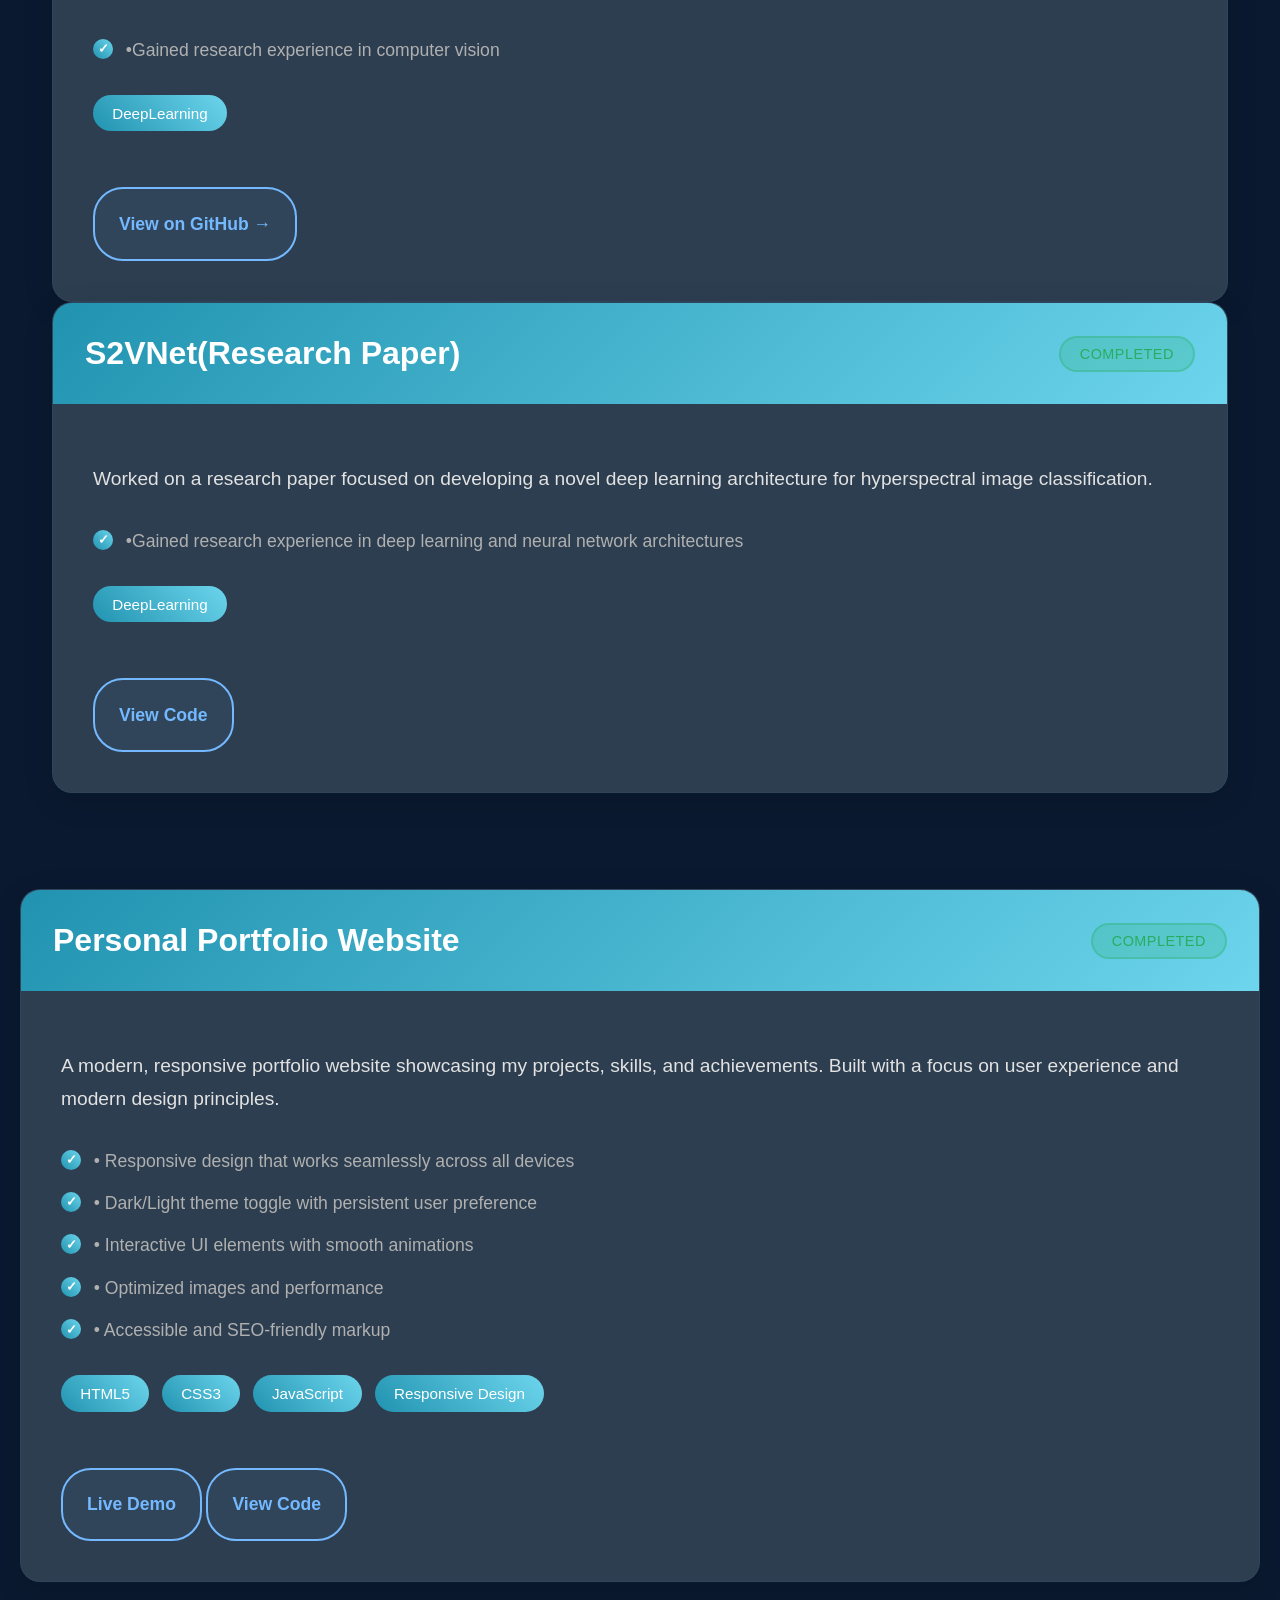
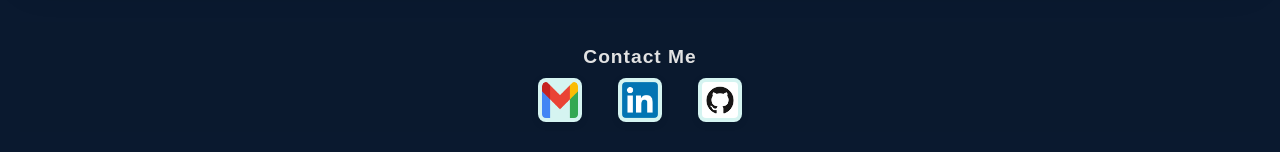
<file: projects.html>
<!DOCTYPE html>
<html lang="en">
<head>
    <meta charset="UTF-8">
    <meta name="viewport" content="width=device-width, initial-scale=1.0">
    <title>Nitya Gattu's Portfolio - Projects</title>
    <link rel="stylesheet" href="common.css">
    <link rel="stylesheet" href="projects.css">
    <script src="script.js" defer></script>
</head>
<body>
    <div id="header">
        <a href="index.html">Home</a>
        <a href="about.html">About</a>
        <a href="education.html">Education</a>
        <a href="projects.html">Projects</a>
        <a href="experience.html">Experience</a>
        <a href="#contact-section">Contact</a>
    </div>
    
    <!-- Theme switch -->
    <div class="theme-switch-wrapper">
        <label class="theme-switch" for="theme-switch">
            <input type="checkbox" id="theme-switch" />
            <span class="slider"></span>
        </label>
    </div>

    <div class="projects-container">
        <h1 class="gradient-text">My Projects</h1>
        
        <section class="projects-section">
            <div class="section-header">
                <h2 class="section-title">Completed Projects</h2>
                <div class="section-divider"></div>
            </div>
            <div class="projects-list">
                <div class="project-item">
                    <div class="project-header">
                        <h3>Attendance Regularisation</h3>
                        <div class="project-status completed">Completed</div>
                    </div>
                    <div class="project-body">
                        <p class="project-description">
                            An intelligent Attendance Regularisation system that helps manage and track,regularise attendance efficiently. The system provides real-time monitoring, automated reporting, and insightful analytics to improve attendance management.
                        </p>
                        <div class="project-features">
                            <div class="feature-item">• Real-time attendance regularisation.</div>
                            <div class="feature-item">• Generating report in the form of pdf</div>
                            <div class="feature-item">• Efficient attendance regularization processes</div>
                            <div class="feature-item">• User-friendly interface for easy navigation</div>
                            <div class="feature-item">• Secure and reliable data management</div>
                        </div>
                        <div class="tech-stack">
                            <span class="tech-tag">React</span>
                            <span class="tech-tag">SpringBoot</span>
                            <span class="tech-tag">Oracle DB</span>
                            <span class="tech-tag">Jasper Reports</span>
                            <span class="tech-tag">Deployment</span>
                        </div>
                        <div class="project-links">
                            <a href="https://github.com/NITYANIT/AttendanceRegularisation" target="_blank" class="project-link github-link">
                                <span>View Code</span>
                            </a>
                        </div>
                    </div>
                </div>

                <div class="project-item">
                    <div class="project-header">
                        <h3>Emotion-Detection-RoBERTa</h3>
                        <div class="project-status completed">Completed</div>
                    </div>
                    <div class="project-body">
                        <p class="project-description">
Developed an emotion detection system using the RoBERTa transformer model to analyze and classify emotions from text data with high accuracy. The project focused on natural language processing, text classification, and understanding human emotions through AI-driven sentiment analysis.
                        </p>
                        <div class="project-features">
                            <div class="feature-item">• Supported multi-emotion analysis with an interactive and user-friendly interface.</div>
                            <div class="feature-item">• Real-time emotion detection and classification.</div>
                            <div class="feature-item">• Comprehensive sentiment analysis capabilities.</div>
                        </div>
                        <div class="tech-stack">
                            <span class="tech-tag">NLP</span>
                            <span class="tech-tag">Python</span>
                        </div>
                        <div class="project-links">
                            <a href="https://github.com/NITYANIT/Emotion-Detection-RoBERTa" target="_blank" class="project-link github-link">
                                <span>View Code</span>
                            </a>
                        </div>
                    </div>
                </div>

                <div class="project-item">
                    <div class="project-header">
                        <h3>Eterna Online Food Ordering System</h3>
                        <div class="project-status completed">Completed</div>
                    </div>
                    <div class="project-body">
                        <p class="project-description">
                          
Developed a full-stack online food ordering platform that enables users to browse restaurants, place orders, and manage cart activities through a responsive and interactive interface.
                        </p>
                        <div class="project-features">
                            <div class="feature-item">• Implemented secure customer and restaurant authentication with login/signup functionality</div>
                            <div class="feature-item">• Created a responsive and modern UI focused on smooth navigation and usability</div>
                            <div class="feature-item">•Designed dynamic cart management and order handling features for better user experience</div>
                        </div>
                        <div class="tech-stack">
                            <span class="tech-tag">React</span>
                            <span class="tech-tag">Node.js</span>
                            <span class="tech-tag">MySQL</span>
                        </div>
                   
                        <div class="project-links">
                            <a href="https://github.com/NITYANIT/EternaOnlineFoodOrderingSystem" target="_blank" class="project-link github-link">
                                <span>View Code</span>
                            </a>
                        </div>
                         </div>
                    </div>
                </div>

                <div class="project-item">
                    <div class="project-header">
                        <h3>NetFlix Clone</h3>
                        <div class="project-status completed">Completed</div>
                    </div>
                    <div class="project-body">
                        <p class="project-description">
                           Developed a Netflix-inspired streaming platform clone with a modern and responsive user interface focused on delivering an engaging movie browsing experience.
                        </p>
                        <div class="project-features">
                            <div class="feature-item">• Designed smooth navigation and visually appealing layouts for enhanced user experience</div>
                            <div class="feature-item">• Focused on recreating the Netflix-like user experience with smooth navigation</div>
                        </div>
                        <div class="tech-stack">
                            <span class="tech-tag">HTML</span>
                            <span class="tech-tag">CSS</span>
                            <span class="tech-tag">JavaScript</span>
                        </div>
                         <div class="project-links">
                            <a href="https://github.com/NITYANIT/Netflix-Clone" target="_blank" class="project-link github-link">
                                <span>View Code</span>
                            </a>
                        </div>
                    </div>
                </div>

                <div class="project-item">
                    <div class="project-header">
                        <h3>DSNet(Research Paper)</h3>
                        <div class="project-status completed">Completed</div>
                    </div>
                    <div class="project-body">
                        <p class="project-description">
Worked on a research paper focused on hyperspectral image classification using Convolutional Neural Networks (CNNs) for deep learning-based image analysis.
                        </p>
                        <div class="project-features">
                            <div class="feature-item">•Gained research experience in computer vision
</div>
                        </div>
                        <div class="tech-stack">
                            <span class="tech-tag">DeepLearning</span>
                        </div>
                        <a href="https://github.com/NITYANIT/DeepLearning/blob/main/CNN/dsnet.ipynb" class="project-link" target="_blank">View on GitHub →</a>
                    </div>
                </div>

                <div class="project-item">
                    <div class="project-header">
                        <h3>S2VNet(Research Paper)</h3>
                        <div class="project-status completed">Completed</div>
                    </div>
                    <div class="project-body">
                        <p class="project-description">
                            Worked on a research paper focused on developing a novel deep learning architecture for hyperspectral image classification.
                        </p>
                        <div class="project-features">
                            <div class="feature-item">•Gained research experience in deep learning and neural network architectures</div>
                        </div>
                        <div class="tech-stack">
                            <span class="tech-tag">DeepLearning</span>
                        </div>
                        <a href="https://github.com/NITYANIT/DeepLearning/blob/main/CNN/s2vnetproj-hsi.ipynb" class="project-link" target="_blank">View Code</a>
                    </div>
                </div>
                          
                    </div>
                </div>

                <div class="project-item">
                    <div class="project-header">
                        <h3>Personal Portfolio Website</h3>
                        <div class="project-status completed">Completed</div>
                    </div>
                    <div class="project-body">
                        <p class="project-description">
                            A modern, responsive portfolio website showcasing my projects, skills, and achievements. Built with a focus on user experience and modern design principles.
                        </p>
                        <div class="project-features">
                            <div class="feature-item">• Responsive design that works seamlessly across all devices</div>
                            <div class="feature-item">• Dark/Light theme toggle with persistent user preference</div>
                            <div class="feature-item">• Interactive UI elements with smooth animations</div>
                            <div class="feature-item">• Optimized images and performance</div>
                            <div class="feature-item">• Accessible and SEO-friendly markup</div>
                        </div>
                        <div class="tech-stack">
                            <span class="tech-tag">HTML5</span>
                            <span class="tech-tag">CSS3</span>
                            <span class="tech-tag">JavaScript</span>
                            <span class="tech-tag">Responsive Design</span>
                        </div>
                        <div class="project-links">
                            <a href="index.html" class="project-link demo-link">
                                <span>Live Demo</span>
                            </a>
                            <a href="https://github.com/NITYANIT/Portfolio" target="_blank" class="project-link github-link">
                                <span>View Code</span>
                            </a>
                        </div>
                    </div>
                </div>
            </div>
        </section>
    </div>

    <footer id="contact-section" class="site-footer">
      <div class="footer-content">
        <div class="footer-title">Contact Me</div>
        <div class="footer-details">
          <a href="mailto:gattunitya13@gmail.com" target="_blank"><img src="Photos/email-icon.png" alt="Email" class="footer-icon"></a>
          <a href="https://www.linkedin.com/in/nitya-gattu-b846b62b9" target="_blank"><img src="Photos/linkedin-icon.png" alt="LinkedIn" class="footer-icon"></a>
          <a href="https://github.com/NITYANIT" target="_blank"><img src="Photos/github-icon.png" alt="GitHub" class="footer-icon"></a>
        </div>
      </div>
    </footer>
</body>
</html>
</file>
<file: common.css>
/* Common CSS for all pages */

/* CSS Variables */
:root {
    --primary-color: #2193b0;
    --secondary-color: #6dd5ed;
    --text-color: #2c3e50;
    --bg-color: #B5E7E3;
    --card-bg: #D5F4F1;
    --card-bg-dark: #2c3e50;
    --header-bg: #B5E7E3;
    --header-bg-dark: #34495e;
    --border-color: #e1e8ed;
    --shadow-light: rgba(0, 0, 0, 0.1);
    --shadow-dark: rgba(255, 255, 255, 0.1);
}

/* Base styles */
body {
    margin: 0;
    padding: 60px 20px 20px;
    background-color: var(--bg-color);
    color: var(--text-color);
    font-family: Arial, sans-serif;
    overflow-x: hidden;
}

/* Typography */
h1 {
    text-align: center;
    font-size: 2em;
}

p {
    font-size: 1.2em;
    line-height: 1.5;
}

/* Links */
a {
    color: var(--primary-color);
    text-decoration: none;
}

a:hover {
    text-decoration: underline;
}

/* Common gradient text */
.gradient-text {
    font-size: 3.5rem;
    background: linear-gradient(45deg, var(--primary-color), var(--secondary-color));
    -webkit-background-clip: text;
    background-clip: text;
    -webkit-text-fill-color: transparent;
    margin-bottom: 1rem;
    line-height: 1.2;
    text-align: center;
}

/* Header Navigation */
#header {
    padding: 1rem 2rem;
    margin: 0;
    display: flex;
    align-items: center;
    justify-content: flex-end;
    background-color: var(--header-bg);
    backdrop-filter: blur(10px);
    box-shadow: 0 2px 10px rgba(0, 0, 0, 0.1);
    position: fixed;
    top: 0;
    left: 0;
    right: 0;
    z-index: 1000;
}

#header a {
    margin-left: 1.5rem;
    font-weight: 500;
    text-transform: uppercase;
    font-size: 0.9rem;
    letter-spacing: 0.5px;
    position: relative;
    padding: 0.5rem 0;
}

#header a::after {
    content: '';
    position: absolute;
    width: 0;
    height: 2px;
    bottom: 0;
    left: 0;
    background-color: #3498db;
    transition: width 0.3s ease-in-out;
}

#header a:hover::after {
    width: 100%;
}

#header a:hover {
    text-decoration: none;
    color: #3498db;
}

/* Theme Toggle */
.theme-switch-wrapper {
    position: fixed;
    bottom: 20px;
    right: 20px;
    display: flex;
    align-items: center;
    z-index: 1000;
    background-color: var(--card-bg);
    padding: 10px;
    border-radius: 20px;
    box-shadow: 0 2px 10px rgba(0, 0, 0, 0.1);
}

.theme-switch {
    display: inline-block;
    width: 60px;
    height: 34px;
    position: relative;
}

.theme-switch input {
    opacity: 0;
    width: 0;
    height: 0;
}

.slider {
    position: absolute;
    cursor: pointer;
    top: 0;
    left: 0;
    right: 0;
    bottom: 0;
    background-color: #ccc;
    transition: .4s;
    border-radius: 34px;
}

.slider:before {
    position: absolute;
    content: "";
    height: 26px;
    width: 26px;
    left: 4px;
    bottom: 4px;
    background-color: white;
    transition: .4s;
    border-radius: 50%;
}

input:checked + .slider {
    background-color: #2196F3;
}

input:checked + .slider:before {
    transform: translateX(26px);
}

/* Dark Theme */
body.dark-theme {
    background-color: #0a192f;
    color: #e2e2e2;
}

.dark-theme div {
    color: #e2e2e2;
}

.dark-theme a {
    color: #74b9ff;
}

.dark-theme #header {
    background-color: rgba(10, 25, 47, 0.95);
}

.dark-theme .theme-switch-wrapper {
    background-color: rgba(10, 25, 47, 0.9);
    box-shadow: 0 2px 10px rgba(0, 0, 0, 0.2);
}

.dark-theme .gradient-text {
    background: linear-gradient(45deg, #74b9ff, #00b894);
    background-clip: text;
    -webkit-background-clip: text;
    -webkit-text-fill-color: transparent;
}

/* Base responsive styles */
img {
    max-width: 100%;
    height: auto;
    display: block;
}

/* Mobile Navigation */
@media (max-width: 768px) {
    body {
        padding: 100px 10px 10px;
    }
    
    #header {
        flex-wrap: wrap;
        justify-content: center;
        padding: 0.8rem 0.5rem;
        gap: 0.8rem;
    }
    
    #header a {
        font-size: 0.85rem;
        padding: 0.6rem 1rem;
        border-radius: 20px;
        background: rgba(52, 152, 219, 0.1);
        transition: all 0.3s ease;
        margin-left: 0;
    }
    
    #header a:hover,
    #header a.active {
        background: rgba(52, 152, 219, 0.2);
        transform: translateY(-2px);
    }
    
    .dark-theme #header a {
        background: rgba(116, 185, 255, 0.1);
    }
    
    .dark-theme #header a:hover,
    .dark-theme #header a.active {
        background: rgba(116, 185, 255, 0.2);
    }
    
    .gradient-text {
        font-size: 2.5rem;
    }
}

@media (max-width: 480px) {
    body {
        padding: 110px 5px 5px;
    }
    
    .gradient-text {
        font-size: 2rem;
    }
    
    .theme-switch-wrapper {
        bottom: 15px;
        right: 15px;
        padding: 8px;
    }
    
    .theme-switch {
        width: 50px;
        height: 28px;
    }
    
    .slider:before {
        height: 22px;
        width: 22px;
        left: 3px;
        bottom: 3px;
    }
    
    input:checked + .slider:before {
        transform: translateX(22px);
    }
}

/* Focus states for accessibility */
button:focus,
a:focus,
input:focus {
    outline: 2px solid #3498db;
    outline-offset: 2px;
}

.dark-theme button:focus,
.dark-theme a:focus,
.dark-theme input:focus {
    outline-color: #74b9ff;
}

/* Smooth scrolling */
html {
    scroll-behavior: smooth;
}

body {
    -webkit-overflow-scrolling: touch;
}

/* Footer minimal, seamless look */
.site-footer {
  background: #C5EEE9 !important;
  box-shadow: none;
  border: none;
  margin-top: 40px;
  padding: 24px 0 10px 0;
}
.footer-content {
  max-width: 600px;
  margin: 0 auto;
  text-align: center;
}
.footer-title {
  font-size: 1.2rem;
  font-weight: 700;
  color: #2193b0;
  margin-bottom: 8px;
  letter-spacing: 1px;
}
.footer-details {
  display: flex;
  justify-content: center;
  align-items: center;
  gap: 24px;
  margin-top: 10px;
}
.footer-icon {
  width: 36px;
  height: 36px;
  margin: 0 6px;
  vertical-align: middle;
  border-radius: 8px;
  transition: transform 0.2s, box-shadow 0.2s;
    box-shadow: 0 2px 8px rgba(0,0,0,0.08);
    background: var(--card-bg);
  padding: 4px;
}
.footer-icon:hover {
  transform: scale(1.13) translateY(-2px);
  box-shadow: 0 4px 16px rgba(33,147,176,0.18);
}

/* Light mode footer - default */
body:not(.dark-theme) .site-footer {
  background: #C5EEE9 !important;
}

/* Dark mode footer */
.dark-theme .site-footer {
  background: rgba(10, 25, 47, 0.8) !important;
}
</file>
<file: home.css>
/* Home Page Specific Styles */

.home-container {
    max-width: 1200px;
    margin: 0 auto;
    padding: 2rem;
}

.hero-section {
    display: grid;
    grid-template-columns: 1.2fr 0.8fr;
    gap: 4rem;
    align-items: center;
    min-height: calc(100vh - 200px);
    margin-bottom: 2rem;
}

.text-content {
    padding: 0;
    margin: 0;
}

.photo-container {
    display: flex;
    justify-content: center;
    align-items: center;
}

.creative-heading {
    margin-bottom: 2rem;
}

.gradient-text {
    text-align: left;
}

.greeting-text {
    display: block;
    font-size: 1.2rem;
    color: #1a6b7a;
    margin-bottom: 1rem;
    text-align: left;
}

.subtitle {
    font-size: 1.5rem;
    color: #666;
    margin: 0;
    font-weight: 500;
    text-align: left;
}

.dark-theme .subtitle {
    color: #a0a0a0;
}

.tagline {
    font-size: 1.2rem;
    line-height: 1.6;
    margin-top: 2rem;
    color: #555;
}

.tagline p {
    text-align: left;
    margin: 0;
}

.dark-theme .tagline {
    color: #b0b0b0;
}

/* Social Links - Fixed Size */
.quick-links {
    display: flex;
    gap: 1.5rem;
    margin-top: 2rem;
    align-items: center;
}

.social-link {
    display: inline-block;
    transition: transform 0.3s ease;
}

.social-link:hover {
    transform: scale(1.1);
}

.social-icon {
    width: 40px;
    height: 40px;
    object-fit: contain;
}

/* Photo Frame */
.photo-frame {
    position: relative;
    border-radius: 20px;
    overflow: hidden;
    box-shadow: 0 20px 40px rgba(0,0,0,0.1);
    transition: transform 0.3s ease;
    max-width: 400px;
}

.photo-frame:hover {
    transform: translateY(-10px);
}

.profile-image {
    width: 100%;
    height: auto;
    display: block;
    border-radius: 20px;
    filter: grayscale(100%);
    transition: filter 1.5s ease-in-out;
}

.profile-image.reveal {
    filter: grayscale(0%);
}

/* Education Highlight Section */
.education-highlight {
    margin: 2rem 0;
    padding: 2rem 0;
}

.section-title {
    text-align: center;
    font-size: 2.5rem;
    margin-bottom: 3rem;
    color: #2c3e50;
}

.dark-theme .section-title {
    color: #e2e2e2;
}

.degree-cards {
    display: grid;
    grid-template-columns: repeat(2, 1fr);
    gap: 2rem;
}

.degree-card {
    background: #E3F2FD;
    border-radius: 15px;
    padding: 2rem;
    text-align: center;
    transition: transform 0.3s ease, box-shadow 0.3s ease, border-color 0.3s ease;
    border: 1.5px solid rgba(0, 0, 0, 0.15);
    box-shadow: 0 4px 20px rgba(0, 0, 0, 0.08);
}

.degree-card:hover {
    transform: translateY(-5px);
    box-shadow: 0 8px 30px rgba(0, 0, 0, 0.12);
    border-color: rgba(33, 147, 176, 0.3);
}

.degree-card h3 {
    font-size: 1.5rem;
    margin-bottom: 1rem;
    color: #2c3e50;
}

.dark-theme .degree-card h3 {
    color: #e2e2e2;
}

.degree-card {
    background: var(--card-bg);
    border-radius: 15px;
    padding: 2rem;
    text-align: center;
}
.dark-theme .degree-card p {
    color: #b0b0b0;
}

.degree-focus {
    display: inline-block;
    padding: 0.5rem 1rem;
    background: linear-gradient(45deg, #2193b0, #6dd5ed);
    color: white;
    border-radius: 20px;
    font-size: 0.9rem;
    margin-top: 1rem;
}

/* Highlights Section */
.highlights-section {
    margin: 2rem 0;
    padding: 2rem 0;
}

.highlights-grid {
    display: grid;
    grid-template-columns: repeat(3, 1fr);
    gap: 2rem;
    margin-top: 2rem;
}

.highlight-card {
    background: var(--card-bg);
    border-radius: 15px;
    padding: 2rem;
    text-align: center;
    transition: transform 0.3s ease, box-shadow 0.3s ease, border-color 0.3s ease;
    border: 1.5px solid rgba(0, 0, 0, 0.15);
    box-shadow: 0 4px 20px rgba(0, 0, 0, 0.08);
}

.highlight-card:hover {
    transform: translateY(-5px);
    box-shadow: 0 8px 30px rgba(0, 0, 0, 0.12);
    border-color: rgba(33, 147, 176, 0.3);
}

.highlight-number {
    font-size: 3rem;
    font-weight: bold;
    color: #2193b0;
    display: block;
    margin-bottom: 0.5rem;
}

.dark-theme .highlight-number {
    color: #6dd5ed;
}

.highlight-card p {
    font-size: 1.1rem;
    color: #666;
    margin: 0;
}

.dark-theme .highlight-card p {
    color: #b0b0b0;
}

/* CTA Section */
.cta-section {
    text-align: center;
    margin: 4rem 0;
    padding: 3rem 0;
}

.cta-section p {
    font-size: 1.8rem;
    margin-bottom: 2rem;
    color: #2c3e50;
}

.dark-theme .cta-section p {
    color: #e2e2e2;
}

.cta-buttons {
    display: flex;
    gap: 1.5rem;
    justify-content: center;
}

.cta-button {
    padding: 1rem 2rem;
    border-radius: 30px;
    font-size: 1.1rem;
    font-weight: 500;
    text-transform: uppercase;
    letter-spacing: 1px;
    transition: all 0.3s ease;
    text-decoration: none;
    min-height: 44px;
    display: inline-flex;
    align-items: center;
    justify-content: center;
}

.cta-button:first-child {
    background: linear-gradient(45deg, #2193b0, #6dd5ed);
    color: white;
}

.cta-button.secondary {
    background: transparent;
    border: 2px solid #2193b0;
    color: #2193b0;
}

.dark-theme .cta-button.secondary {
    border-color: #6dd5ed;
    color: #6dd5ed;
}

.cta-button:hover {
    transform: translateY(-3px);
    box-shadow: 0 5px 15px rgba(0,0,0,0.1);
    text-decoration: none;
}

/* Dark theme for cards */
.dark-theme .degree-card {
    background: var(--card-bg-dark);
    backdrop-filter: blur(6px);
    border-color: rgba(116, 185, 255, 0.06);
}

.dark-theme .highlight-card {
    background: var(--card-bg-dark);
    backdrop-filter: blur(6px);
    border-color: rgba(116, 185, 255, 0.06);
}

/* Mobile Styles - Text First, Photo Second */
@media (max-width: 768px) {
    .home-container {
        padding: 1rem;
    }
    
    .hero-section {
        grid-template-columns: 1fr;
        gap: 2rem;
        min-height: auto;
        margin-bottom: 1.5rem;
    }
    
    /* Text content comes first on mobile */
    .text-content {
        order: 1;
    }
    
    /* Photo comes second on mobile */
    .photo-container {
        order: 2;
        margin-bottom: 1rem;
    }
    
    .gradient-text {
        font-size: 2.5rem;
        text-align: left;
        margin-bottom: 0.5rem;
    }
    
    .subtitle {
        font-size: 1.2rem;
        text-align: left;
        margin-bottom: 1rem;
    }
    
    .greeting-text {
        font-size: 1rem;
        text-align: left;
        margin-bottom: 0.5rem;
    }
    
    .tagline p {
        text-align: left;
        font-size: 1rem;
        margin: 0.5rem 0;
    }
    
    /* Social icons smaller on mobile */
    .quick-links {
        gap: 1rem;
        margin-top: 1rem;
    }
    
    .social-icon {
        width: 35px;
        height: 35px;
    }
    
    /* Photo frame mobile */
    .photo-frame {
        max-width: 280px;
        margin: 0 auto;
    }
    
    /* Section adjustments */
    .section-title {
        font-size: 1.8rem;
        margin-bottom: 1.5rem;
    }
    
    .degree-cards {
        grid-template-columns: 1fr;
        gap: 1rem;
    }
    
    .degree-card {
        padding: 1.5rem;
    }
    
    .highlights-grid {
        grid-template-columns: repeat(2, 1fr);
        gap: 1rem;
    }
    
    .highlight-card {
        padding: 1.5rem;
    }
    
    .highlight-number {
        font-size: 2.5rem;
    }
    
    .cta-buttons {
        flex-direction: column;
        gap: 1rem;
        align-items: center;
    }
    
    .cta-button {
        width: 80%;
        text-align: center;
    }
}

@media (max-width: 480px) {
    .gradient-text {
        font-size: 2rem;
        line-height: 1.1;
    }
    
    .subtitle {
        font-size: 1.1rem;
    }
    
    .greeting-text {
        font-size: 0.9rem;
    }
    
    .tagline p {
        font-size: 0.95rem;
    }
    
    .social-icon {
        width: 32px;
        height: 32px;
    }
    
    .photo-frame {
        max-width: 240px;
    }
    
    .section-title {
        font-size: 1.6rem;
        margin-bottom: 1rem;
    }
    
    .degree-card {
        padding: 1.2rem;
    }
    
    .degree-card h3 {
        font-size: 1.3rem;
    }
    
    .degree-card p {
        font-size: 1rem;
    }
    
    .degree-focus {
        font-size: 0.8rem;
        padding: 0.4rem 0.8rem;
    }
    
    .highlights-grid {
        grid-template-columns: repeat(2, 1fr);
        gap: 1rem;
    }
    
    .highlight-card {
        padding: 1rem;
    }
    
    .highlight-number {
        font-size: 2rem;
    }
    
    .cta-button {
        padding: 0.8rem 1.5rem;
        font-size: 1rem;
        width: 90%;
    }
}

/* Landscape orientation on mobile */
@media (max-width: 768px) and (orientation: landscape) {
    .hero-section {
        grid-template-columns: 1fr 1fr;
        gap: 2rem;
        min-height: auto;
    }
    
    .text-content {
        order: 1;
    }
    
    .photo-container {
        order: 2;
    }
    
    .gradient-text {
        font-size: 2.2rem;
    }
    
    .subtitle {
        font-size: 1.3rem;
    }
}
</file>
<file: about.css>
/* About Page Specific Styles */

.about-intro {
    max-width: 900px;
    margin: 0 auto;
    padding: 2rem;
    text-align: center;
}

.intro-text {
    text-align: left;
}

.greeting {
    font-size: 2em;
    font-weight: 600;
    margin-bottom: 1rem;
    color: #3498db;
}

.tagline {
    font-size: 1.5em;
    font-weight: 500;
    color: #2c3e50;
    margin-bottom: 2rem;
    font-style: italic;
}

.description {
    font-size: 1.2em;
    line-height: 1.8;
    margin-bottom: 2rem;
    color: #34495e;
}

.skills-highlight {
    background: rgba(52, 152, 219, 0.05);
    padding: 2rem;
    border-radius: 15px;
    margin-top: 2rem;
}

.skills-highlight p {
    font-weight: 600;
    color: #3498db;
    margin-bottom: 1rem;
}

.skills-highlight ul {
    list-style: none;
    padding: 0;
    display: grid;
    grid-template-columns: repeat(2, 1fr);
    gap: 1rem;
}

.skills-highlight li {
    font-size: 1.1em;
    padding: 0.5rem 0;
    transition: transform 0.3s ease;
}

.skills-highlight li:hover {
    transform: translateX(10px);
}

/* Coding Profiles */
.coding-profiles {
    margin-top: 2rem;
}

.profiles-container {
    display: flex;
    gap: 1rem;
    justify-content: center;
    margin-top: 1rem;
}

.profile-link {
    display: flex;
    align-items: center;
    gap: 0.5rem;
    padding: 0.8rem 1.5rem;
    border-radius: 25px;
    text-decoration: none;
    font-weight: 500;
    transition: all 0.3s ease;
    min-height: 44px;
}

.profile-link.leetcode {
    background: linear-gradient(45deg, #FFA116, #FF8C00);
    color: white;
}

.profile-link.hackerrank {
    background: linear-gradient(45deg, #1BA94C, #2EC866);
    color: white;
}

.profile-link.gfg {
    background: linear-gradient(45deg, #2F8D46, #4CAF50);
    color: white;
}

.profile-link.codeforces {
    background: linear-gradient(45deg, #1F8ACB, #4FA3D1);
    color: white;
}

.profile-link:hover {
    transform: translateY(-3px);
    box-shadow: 0 5px 15px rgba(0,0,0,0.2);
    text-decoration: none;
}

.profile-icon {
    width: 24px;
    height: 24px;
    object-fit: contain;
}

/* Certificates Section */
#certificates {
    padding: 4rem 2rem;
    max-width: 1200px;
    margin: 0 auto;
}

body #certificates h2,
body #leadership h2,
body #internships h2,
body #participations h2 {
    text-align: center;
    margin-bottom: 3rem;
    font-size: 2.7em;
    color: #1565c0 !important;
    font-weight: 800;
    letter-spacing: 1px;
    text-shadow: 0 4px 24px rgba(21,101,192,0.10), 0 1.5px 0 #fff;
}

body.dark-theme #certificates h2,
body.dark-theme #leadership h2,
body.dark-theme #internships h2,
body.dark-theme #participations h2 {
    color: #90caf9 !important;
    text-shadow: 0 4px 24px rgba(144,202,249,0.15), 0 1.5px 0 #232946;
}

.certificates-grid {
    display: grid;
    grid-template-columns: repeat(auto-fit, minmax(320px, 1fr));
    gap: 3.5rem 5rem; /* Increased column gap for more space between boxes */
    justify-items: center;
    margin-top: 2.5rem;
    margin-bottom: 2.5rem;
}

.certificate-card {
    background: linear-gradient(135deg, rgba(213,244,241,0.9) 80%, rgba(213,244,241,0.98) 100%);
    border-radius: 18px;
    box-shadow: 0 6px 32px rgba(21,101,192,0.08), 0 1.5px 0 #fff;
    transition: transform 0.25s, box-shadow 0.25s;
    text-align: center;
    padding: 1.5rem 1.2rem 1.8rem 1.2rem;
    border: 1.5px solid #b8dde8;
    min-width: 280px;
    max-width: 370px;
    width: 100%;
    margin-bottom: 0.5rem;
    position: relative;
}

.certificate-card:hover {
    transform: translateY(-8px) scale(1.025);
    box-shadow: 0 12px 40px rgba(21,101,192,0.13);
    border-color: #90caf9;
}

.certificate-img {
    width: 100%;
    max-width: 260px;
    height: 140px;
    object-fit: contain;
    border-radius: 8px;
    margin-bottom: 1.1rem;
    background: #e3eafc;
    box-shadow: 0 2px 8px rgba(21,101,192,0.06);
}

.certificate-card p {
    margin: 0.5rem 0 0.2rem 0;
    font-size: 1.13em;
    color: #263238;
    font-weight: 600;
}

.certificate-card .explanation {
    font-size: 0.98em;
    color: #3a4a5d;
    font-weight: 400;
    margin-top: 0.7rem;
    line-height: 1.6;
    letter-spacing: 0.01em;
}

.dark-theme .certificates-grid {
    background: none;
}

.dark-theme .certificate-card {
    background: var(--card-bg-dark);
    border: 1.5px solid rgba(255,255,255,0.03);
    box-shadow: 0 6px 32px rgba(144,202,249,0.06);
}

.dark-theme .certificate-card p {
    color: #e3f2fd;
}

.dark-theme .certificate-card .explanation {
    color: #b0bec5;
}

.dark-theme .certificate-img {
    background: rgba(255,255,255,0.02);
}

@media (max-width: 900px) {
    .certificates-grid {
        grid-template-columns: 1fr 1fr;
    }
}
@media (max-width: 600px) {
    .certificates-grid {
        grid-template-columns: 1fr;
    }
    .certificate-card {
        padding: 1.1rem 0.5rem 1.3rem 0.5rem;
    }
}

/* Participations Section */
#participations {
    padding: 4rem 2rem;
    max-width: 1200px;
    margin: 0 auto;
}

#participations h2 {
    text-align: center;
    margin-bottom: 3rem;
    font-size: 2.7em;
    color: #1565c0;
    font-weight: 800;
    letter-spacing: 1px;
    text-shadow: 0 4px 24px rgba(21,101,192,0.10), 0 1.5px 0 #fff;
}

.dark-theme #participations h2 {
    color: #90caf9;
    text-shadow: 0 4px 24px rgba(144,202,249,0.15), 0 1.5px 0 #232946;
}

.participation-grid {
    display: grid;
    grid-template-columns: repeat(2, 1fr);
    gap: 3rem;
}

.participation-card {
    background: rgba(213, 244, 241, 0.7);
    border-radius: 15px;
    overflow: hidden;
    box-shadow: 0 4px 15px rgba(0, 0, 0, 0.1);
    transition: transform 0.3s ease;
}

.participation-card:hover {
    transform: translateY(-5px);
}

.participation-img {
    width: 100%;
    height: 250px;
    object-fit: cover;
}

.participation-content {
    padding: 1.5rem;
}

.participation-content h3 {
    margin: 0 0 1rem;
    color: #2c3e50;
    font-size: 1.4em;
}

.participation-content .description {
    color: #666;
    line-height: 1.6;
    min-height: 100px;
}

/* Internships Section */
#internships {
    padding: 4rem 2rem;
    max-width: 1200px;
    margin: 0 auto;
}

#internships h2 {
    text-align: center;
    margin-bottom: 3rem;
    font-size: 2.7em;
    color: #1565c0;
    font-weight: 800;
    letter-spacing: 1px;
    text-shadow: 0 4px 24px rgba(21,101,192,0.10), 0 1.5px 0 #fff;
}

.dark-theme #internships h2 {
    color: #90caf9;
    text-shadow: 0 4px 24px rgba(144,202,249,0.15), 0 1.5px 0 #232946;
}

.internship-grid {
    display: grid;
    grid-template-columns: repeat(3, 1fr);
    gap: 2rem;
}

.internship-card {
    background: rgba(213, 244, 241, 0.85);
    border-radius: 15px;
    overflow: hidden;
    box-shadow: 0 4px 15px rgba(0, 0, 0, 0.10);
    transition: transform 0.3s ease, box-shadow 0.3s;
    display: flex;
    flex-direction: column;
    align-items: center;
    text-align: center;
    padding: 1.5rem;
    border: 1.5px solid #e3eafc;
}

.internship-card:hover {
    transform: translateY(-7px) scale(1.03);
    box-shadow: 0 8px 32px rgba(21,101,192,0.10);
}

.dark-theme .internship-card {
    background: linear-gradient(135deg, #232946 80%, #1a1a2e 100%);
    border: 1.5px solid #232946;
    box-shadow: 0 4px 24px rgba(144,202,249,0.08);
}

.internship-content h3 {
    margin: 0.5rem 0 0.2rem;
    color: #1565c0;
    font-size: 1.3em;
    font-weight: 700;
}

.dark-theme .internship-content h3 {
    color: #90caf9;
}

.internship-content .org {
    font-weight: 700;
    color: #263238;
    margin-bottom: 0.2rem;
    font-size: 1.08em;
}

.dark-theme .internship-content .org {
    color: #e3f2fd;
}

.internship-content .duration {
    font-size: 0.97em;
    color: #888;
    margin-bottom: 0.5rem;
}

.dark-theme .internship-content .duration {
    color: #b0bec5;
}

.internship-content .desc {
    color: #555;
    font-size: 1em;
    line-height: 1.5;
}

.dark-theme .internship-content .desc {
    color: #b0bec5;
}

.internship-img {
    width: 100%;
    max-width: 220px;
    height: 140px;
    object-fit: cover;
    border-radius: 8px;
    margin-bottom: 1rem;
    box-shadow: 0 2px 4px rgba(0,0,0,0.10);
    background: #e3eafc;
}

.dark-theme .internship-img {
    background: #232946;
}

/* Leadership Section */
#leadership {
    padding: 4rem 2rem;
    max-width: 900px;
    margin: 0 auto 2rem auto;
}

#leadership h2 {
    text-align: center;
    margin-bottom: 3rem;
    font-size: 2.7em;
    color: #1565c0;
    font-weight: 800;
    letter-spacing: 1px;
    text-shadow: 0 4px 24px rgba(21,101,192,0.10), 0 1.5px 0 #fff;
}

.dark-theme #leadership h2 {
    color: #90caf9;
    text-shadow: 0 4px 24px rgba(144,202,249,0.15), 0 1.5px 0 #232946;
}

.leadership-card {
    background: rgba(213, 244, 241, 0.85);
    border-radius: 15px;
    box-shadow: 0 4px 15px rgba(0, 0, 0, 0.10);
    padding: 2rem 1.5rem;
    text-align: center;
    margin-bottom: 1.5rem;
    transition: transform 0.3s ease, box-shadow 0.3s;
    color: #1a237e;
    font-weight: 500;
    border: 1.5px solid #e3eafc;
}

.leadership-card:hover {
    transform: translateY(-7px) scale(1.03);
    box-shadow: 0 8px 32px rgba(21,101,192,0.10);
}

.dark-theme .leadership-card {
    background: linear-gradient(135deg, #232946 80%, #1a1a2e 100%);
    color: #e3f2fd;
    border: 1.5px solid #232946;
    box-shadow: 0 4px 24px rgba(144,202,249,0.08);
}

.leadership-title {
    font-size: 1.3em;
    font-weight: 700;
    color: #1565c0;
    margin-bottom: 0.5rem;
}

.dark-theme .leadership-title {
    color: #90caf9;
}

.leadership-org {
    font-size: 1.1em;
    color: #263238;
    margin-bottom: 0.3rem;
    font-weight: 700;
}

.dark-theme .leadership-org {
    color: #e3f2fd;
}

.leadership-duration {
    font-size: 0.95em;
    color: #888;
    margin-bottom: 0.7rem;
}

.dark-theme .leadership-duration {
    color: #b0bec5;
}

.leadership-desc {
    color: #263238;
    font-size: 1em;
    line-height: 1.5;
}

.dark-theme .leadership-desc {
    color: #b0bec5;
}

/* Leadership Header with Logo */
.leadership-header {
    margin-bottom: 2rem;
}

.leadership-org-main {
    display: flex;
    align-items: center;
    gap: 1rem;
    justify-content: center;
    text-align: left;
}

.org-logo {
    width: 60px;
    height: 60px;
    border-radius: 8px;
    object-fit: cover;
}

.leadership-meta {
    font-size: 0.9em;
    color: #666;
    margin-top: 0.25rem;
}

.dark-theme .leadership-meta {
    color: #999;
}

/* Timeline Layout */
.leadership-timeline {
    margin: 2rem 0;
    padding-left: 2rem;
    position: relative;
}

.leadership-timeline::before {
    content: '';
    position: absolute;
    left: 15px;
    top: 0;
    bottom: 0;
    width: 2px;
    background: linear-gradient(180deg, #1565c0, #90caf9);
}

.dark-theme .leadership-timeline::before {
    background: linear-gradient(180deg, #90caf9, #1565c0);
}

.timeline-item {
    position: relative;
    padding-bottom: 2rem;
    display: flex;
    align-items: flex-start;
    gap: 1rem;
}

.timeline-item:last-child {
    padding-bottom: 0;
}

.timeline-marker {
    position: absolute;
    left: -2rem;
    width: 12px;
    height: 12px;
    background: #1565c0;
    border-radius: 50%;
    border: 3px solid #fff;
    box-shadow: 0 0 0 4px rgba(21, 101, 192, 0.1);
}

.dark-theme .timeline-marker {
    background: #90caf9;
    border-color: #232946;
    box-shadow: 0 0 0 4px rgba(144, 202, 249, 0.1);
}

.timeline-content {
    flex: 1;
    text-align: left;
}

.leadership-field {
    font-size: 0.95em;
    color: #1565c0;
    margin-top: 0.5rem;
    font-weight: 600;
}

.dark-theme .leadership-field {
    color: #90caf9;
}

/* Achievements Section */
#achievements {
    padding: 4rem 2rem;
    max-width: 1200px;
    margin: 0 auto;
}

#achievements h2 {
    text-align: center;
    margin-bottom: 3rem;
    font-size: 2.7em;
    color: #1565c0;
    font-weight: 800;
    letter-spacing: 1px;
    text-shadow: 0 4px 24px rgba(21,101,192,0.10), 0 1.5px 0 #fff;
}

.dark-theme #achievements h2 {
    color: #90caf9;
    text-shadow: 0 4px 24px rgba(144,202,249,0.15), 0 1.5px 0 #232946;
}

.achievements-grid {
    display: grid;
    grid-template-columns: repeat(auto-fit, minmax(300px, 1fr));
    gap: 2rem;
    margin-top: 2rem;
}

.achievement-card {
    background: #E3F2FD;
    border-radius: 18px;
    box-shadow: 0 4px 20px rgba(0, 0, 0, 0.08);
    padding: 2rem;
    text-align: center;
    transition: transform 0.3s ease, box-shadow 0.3s ease, border-color 0.3s ease;
    border: 1.5px solid rgba(0, 0, 0, 0.15);
    position: relative;
    overflow: hidden;
}

.achievement-card:hover {
    transform: translateY(-8px);
    box-shadow: 0 8px 30px rgba(0, 0, 0, 0.12);
    border-color: rgba(33, 147, 176, 0.3);
}

.achievement-icon {
    font-size: 3rem;
    margin-bottom: 1rem;
    display: block;
}

.achievement-title {
    font-size: 1.4rem;
    font-weight: 700;
    color: #1565c0;
    margin-bottom: 0.5rem;
}

.achievement-status {
    font-size: 1rem;
    color: #2193b0;
    font-weight: 600;
    margin-bottom: 1rem;
    padding: 0.5rem 1rem;
    background: rgba(33, 147, 176, 0.1);
    border-radius: 20px;
    display: inline-block;
}

.achievement-desc {
    color: #555;
    line-height: 1.6;
    font-size: 0.95rem;
}

/* Dark theme for achievements */
.dark-theme .achievement-card {
    background: var(--card-bg-dark);
    backdrop-filter: blur(6px);
    border-color: rgba(116, 185, 255, 0.06);
}

.dark-theme .achievement-title {
    color: #90caf9;
}

.dark-theme .achievement-status {
    color: #74b9ff;
    background: rgba(116, 185, 255, 0.2);
}

.dark-theme .achievement-desc {
    color: #b0bec5;
}

.dark-theme .greeting {
    color: #74b9ff;
}

.dark-theme .tagline {
    color: #e2e2e2;
}

.dark-theme .description {
    color: #b2bec3;
}

.dark-theme .skills-highlight {
    background: rgba(116, 185, 255, 0.05);
}

.dark-theme .skills-highlight p {
    color: #74b9ff;
}

.dark-theme #certificates h2,
.dark-theme #leadership h2 {
    color: #e2e2e2;
}

.dark-theme .participation-card {
    background: rgba(213, 244, 241, 0.05);
}

.dark-theme .participation-content h3 {
    color: #e2e2e2;
}

.dark-theme .participation-content .description {
    color: #b0b0b0;
}

.dark-theme .leadership-card {
    background: linear-gradient(90deg, #232946 0%, #1a1a2e 100%);
    color: #e3f2fd;
}

/* Experience/Positions Section Styling */
.experience-section {
  max-width: 700px;
  margin: 40px auto;
  padding: 24px;
  background: #18182a;
  border-radius: 18px;
  box-shadow: 0 4px 24px rgba(0,0,0,0.25);
}

.experience-card {
  display: flex;
  align-items: flex-start;
  gap: 18px;
  background: #23233a;
  border-radius: 14px;
  padding: 18px 20px;
  margin-bottom: 22px;
  box-shadow: 0 2px 8px rgba(0,0,0,0.10);
  transition: transform 0.15s;
}
.experience-card:hover {
  transform: translateY(-3px) scale(1.01);
  box-shadow: 0 6px 18px rgba(0,0,0,0.18);
}

.experience-card img {
  width: 54px;
  height: 54px;
  object-fit: contain;
  border-radius: 8px;
  background: #22223a;
  box-shadow: 0 1px 4px rgba(0,0,0,0.10);
}

.experience-details {
  flex: 1;
}

.experience-title {
  font-size: 1.18rem;
  font-weight: 700;
  color: #fff;
  margin-bottom: 2px;
}

.experience-role {
  font-size: 1.05rem;
  font-weight: 600;
  color: #b3b3ff;
  margin-bottom: 2px;
}

.experience-org {
  font-size: 1.01rem;
  color: #e0e0e0;
  margin-bottom: 2px;
}

.experience-dates {
  font-size: 0.98rem;
  color: #b0b0b0;
  margin-bottom: 0;
}

@media (max-width: 600px) {
  .experience-section {
    padding: 10px;
  }
  .experience-card {
    flex-direction: column;
    align-items: flex-start;
    padding: 12px 10px;
  }
  .experience-card img {
    width: 44px;
    height: 44px;
  }
}

/* Optional: Add a nice section heading */
.experience-heading {
  font-size: 2rem;
  font-weight: 800;
  color: #fff;
  margin-bottom: 28px;
  text-align: center;
  letter-spacing: 1px;
}

/* Mobile Responsive */
@media (max-width: 768px) {
    .about-intro {
        padding: 1rem;
    }
    
    .greeting {
        font-size: 1.8em;
    }
    
    .tagline {
        font-size: 1.3em;
    }
    
    .skills-highlight ul {
        grid-template-columns: 1fr;
    }
    
    .profiles-container {
        flex-direction: column;
        gap: 1rem;
        align-items: center;
    }
    
    .profile-link {
        width: 80%;
        justify-content: center;
    }
    
    .certificates-grid {
        grid-template-columns: 1fr;
        gap: 1.5rem;
    }
    
    .participation-grid {
        grid-template-columns: 1fr;
    }
    
    #certificates h2,
    #leadership h2 {
        font-size: 2em;
    }
}

@media (max-width: 480px) {
    .profiles-container {
        gap: 0.8rem;
    }
    
    .profile-link {
        width: 90%;
        padding: 0.6rem 1rem;
        font-size: 0.9rem;
    }
    
    .profile-icon {
        width: 20px;
        height: 20px;
    }
}

@media (max-width: 900px) {
    .internship-grid {
        grid-template-columns: 1fr 1fr;
    }
}

@media (max-width: 600px) {
    .internship-grid {
        grid-template-columns: 1fr;
    }
    
    #leadership {
        padding: 2rem 0.5rem;
    }
    .leadership-card {
        padding: 1.2rem 0.7rem;
    }
}

.certificate-container {
    display: flex;
    justify-content: center;
    gap: 8rem; /* Increased gap for more space between boxes */
}

@media (max-width: 1200px) {
    .certificate-container {
        gap: 3rem; /* Slightly larger gap for medium screens */
    }
}
@media (max-width: 800px) {
    .certificate-container {
        flex-direction: column;
        gap: 2rem; /* Stack vertically with reasonable gap on small screens */
    }
}
</file>
<file: contact.css>
/* Contact Page Styles */

.contact-container {
    max-width: 1000px;
    margin: 0 auto;
    padding: 2rem;
    text-align: center;
    animation: fadeInUp 0.6s ease-out;
}

.contact-container h1 {
    margin-bottom: 3rem;
    font-size: 3rem;
    font-weight: 700;
}

.contact-grid {
    display: grid;
    grid-template-columns: repeat(3, 1fr);
    gap: 2rem;
    margin-top: 2rem;
    max-width: 900px;
    margin-left: auto;
    margin-right: auto;
}

.contact-item {
    display: flex;
    flex-direction: column;
    align-items: center;
    justify-content: center;
    padding: 2rem 1rem;
    text-decoration: none;
    color: var(--text-color);
    transition: all 0.3s ease;
    min-height: 200px;
}

.contact-item:hover {
    transform: translateY(-5px);
}

.contact-icon {
    width: 80px;
    height: 80px;
    object-fit: contain;
    margin-bottom: 1.5rem;
    transition: transform 0.3s ease;
}

.contact-item:hover .contact-icon {
    transform: scale(1.15);
}

.contact-item p {
    font-size: 1.1rem;
    font-weight: 500;
    margin: 0;
    color: var(--text-color);
    text-align: center;
}

/* Responsive Design */
@media (max-width: 768px) {
    .contact-container {
        padding: 1.5rem;
    }
    
    .contact-container h1 {
        font-size: 2.5rem;
        margin-bottom: 2rem;
    }
    
    .contact-grid {
        grid-template-columns: 1fr;
        gap: 1.5rem;
        max-width: 400px;
    }
    
    .contact-item {
        padding: 1.5rem 1rem;
        min-height: 160px;
    }
    
    .contact-icon {
        width: 70px;
        height: 70px;
    }
}

@media (max-width: 480px) {
    .contact-container {
        padding: 1rem;
    }
    
    .contact-container h1 {
        font-size: 2rem;
    }
    
    .contact-grid {
        gap: 1rem;
        max-width: 320px;
    }
    
    .contact-item {
        padding: 1rem 0.5rem;
        min-height: 140px;
    }
    
    .contact-icon {
        width: 60px;
        height: 60px;
        margin-bottom: 1rem;
    }
    
    .contact-item p {
        font-size: 1rem;
    }
}

/* Dark theme specific adjustments */
.dark-theme .contact-item {
    background: var(--card-bg-dark);
    backdrop-filter: blur(6px);
    border-radius: 15px;
    border: 1px solid rgba(116, 185, 255, 0.06);
    color: var(--text-color);
}

body.dark-theme .contact-item:hover {
    color: var(--primary-color);
    background: rgba(255,255,255,0.03);
}

/* Animation keyframes */
@keyframes fadeInUp {
    from {
        opacity: 0;
        transform: translateY(30px);
    }
    to {
        opacity: 1;
        transform: translateY(0);
    }
}
</file>
<file: education.css>
/* Education Page Specific Styles */

.education-container {
    max-width: 1400px;
    margin: 0 auto;
    padding: 2rem;
}

.education-cards {
    display: flex;
    flex-direction: column;
    gap: 3rem;
}

.institution-card {
    background: var(--card-bg);
    border-radius: 20px;
    overflow: hidden;
    box-shadow: 0 4px 20px rgba(0, 0, 0, 0.08);
    transition: all 0.3s ease;
    border: 1.5px solid #9dcfe0;
    display: flex;
    align-items: flex-start;
    gap: 3rem;
    padding: 2rem;
    position: relative;
}

.institution-card:hover {
    transform: translateY(-8px);
    box-shadow: 0 8px 30px rgba(0, 0, 0, 0.12);
    border-color: rgba(33, 147, 176, 0.3);
}

.institution-logo {
    width: 200px;
    height: 200px;
    min-width: 200px;
    object-fit: contain;
    border-radius: 10px;
    flex-shrink: 0;
}

.institution-details {
    flex-grow: 1;
    padding: 0;
    width: 100%;
}

.institution-details h2 {
    font-size: 1.8rem;
    margin-bottom: 1rem;
    color: #2c3e50;
}

.institution-details p {
    font-size: 1.2rem;
    color: #444;
    margin-bottom: 0.5rem;
}

.specialization {
    color: #2193b0;
    font-weight: 500;
}

.experience-timeline {
    position: absolute;
    right: 32px;
    top: 32px;
    font-size: 1.15rem;
    color: #2193b0;
    font-weight: 600;
    background: var(--card-bg);
    padding: 10px 28px;
    border-radius: 18px;
    box-shadow: 0 2px 8px rgba(33,147,176,0.07);
    letter-spacing: 0.5px;
    min-width: 120px;
    text-align: center;
    max-width: 220px;
    overflow: hidden;
    text-overflow: ellipsis;
    z-index: 2;
}

.grade-range {
    color: #27ae60;
    font-weight: 600;
    font-size: 1.1rem;
    margin-top: 1rem;
}

@media (max-width: 900px) {
    .institution-card {
        flex-direction: column;
        text-align: center;
        gap: 1.5rem;
        padding: 1.5rem;
    }
    .institution-logo {
        width: 120px;
    }
    .experience-timeline {
        position: static;
        margin-left: auto;
        margin-top: 0.5rem;
        min-width: 0;
        max-width: 100%;
        display: block;
    }
}

/* Removed prefers-color-scheme media queries - using class-based dark theme instead */

/* Interests Section */
.interests-grid {
    display: flex;
    flex-wrap: wrap;
    gap: 1rem;
    justify-content: center;
    margin: 2rem 0;
}

.interest-item {
    display: inline-block;
}

.interest-tag {
    background: linear-gradient(45deg, #2193b0, #6dd5ed);
    color: white;
    padding: 0.6rem 1.2rem;
    border-radius: 25px;
    font-size: 0.95rem;
    font-weight: 500;
    transition: transform 0.2s ease;
    display: inline-block;
}

.interest-tag:hover {
    transform: scale(1.05);
}

/* Achievements Section */
.achievements-section {
    margin-top: 4rem;
}

.achievements-grid {
    display: grid;
    grid-template-columns: repeat(3, 1fr);
    gap: 2rem;
    margin: 2rem 0;
}

.achievement-card {
    background: var(--card-bg);
    border-radius: 15px;
    padding: 2rem;
    text-align: center;
    transition: transform 0.3s ease, box-shadow 0.3s ease, border-color 0.3s ease;
    border: 1.5px solid #9dcfe0;
    box-shadow: 0 2px 12px rgba(0, 0, 0, 0.06);
}

.achievement-card:hover {
    transform: translateY(-5px);
    box-shadow: 0 6px 20px rgba(0, 0, 0, 0.1);
    border-color: rgba(33, 147, 176, 0.3);
}

.achievement-card h3 {
    font-size: 1.4rem;
    margin-bottom: 1rem;
    color: #2193b0;
}

.achievement-card p {
    color: #666;
    line-height: 1.6;
}

/* Mobile Responsive */
@media (max-width: 768px) {
    .education-container {
        padding: 1rem;
    }
    
    .institution-card {
        flex-direction: column;
        text-align: center;
        gap: 1.5rem;
        padding: 1.5rem;
    }

    .institution-logo {
        width: 120px;
        max-height: 120px;
        margin: 0 auto;
    }

    .institution-details h2 {
        font-size: 1.4rem;
        margin-bottom: 0.8rem;
    }

    .institution-details p {
        font-size: 1rem;
    }
    
    .achievements-grid {
        grid-template-columns: 1fr;
        gap: 1.5rem;
    }
    
    .achievement-card {
        padding: 1.2rem;
    }
    
    .interests-grid {
        gap: 0.8rem;
        justify-content: center;
    }
    
    .interest-tag {
        padding: 0.4rem 0.8rem;
        font-size: 0.85rem;
    }
}

@media (max-width: 480px) {
    .institution-card {
        padding: 1rem;
        gap: 1rem;
    }
    
    .institution-logo {
        width: 100px;
        max-height: 100px;
    }
    
    .institution-details h2 {
        font-size: 1.2rem;
    }
    
    .institution-details p {
        font-size: 0.95rem;
    }
    
    .achievement-card {
        padding: 1rem;
    }
    
    .achievement-card h3 {
        font-size: 1.2rem;
    }
    
    .achievement-card p {
        font-size: 0.9rem;
    }
}

/* Dark Theme Styles */
.dark-theme .institution-card {
    background: var(--card-bg-dark);
    backdrop-filter: blur(6px);
    border-color: rgba(116, 185, 255, 0.06);
}

.dark-theme .institution-details h2 {
    color: #e2e2e2;
}

.dark-theme .institution-details p {
    color: #e2e2e2;
}

.dark-theme .degree-type {
    background: rgba(116, 185, 255, 0.2);
    color: #74b9ff;
}

.dark-theme .grade-range {
    color: #6dd5ed;
}

.dark-theme .achievement-card {
    background: var(--card-bg-dark);
    border-color: rgba(255, 255, 255, 0.04);
}

.dark-theme .achievement-card h3 {
    color: #74b9ff;
}

.dark-theme .achievement-card p {
    color: #b0b0b0;
}

.dark-theme .experience-timeline {
    background: rgba(255,255,255,0.03);
    color: #ffffff;
    font-weight: 700;
    box-shadow: 0 2px 8px rgba(0, 0, 0, 0.3);
}

/* Expandable Details Section */
.details-toggle {
    background: linear-gradient(135deg, rgba(255, 255, 255, 0.1), rgba(255, 255, 255, 0.05));
    color: #74b9ff;
    border: 2px solid #74b9ff;
    padding: 12px 24px;
    border-radius: 25px;
    font-size: 1rem;
    font-weight: 600;
    cursor: pointer;
    margin-top: 1rem;
    transition: all 0.3s ease;
    box-shadow: 0 4px 15px rgba(116, 185, 255, 0.15);
}

.details-toggle:hover {
    background: linear-gradient(135deg, #74b9ff, #00b894);
    color: white;
    border-color: transparent;
    transform: translateY(-2px);
    box-shadow: 0 6px 20px rgba(116, 185, 255, 0.3);
}

.dark-theme .details-toggle {
    background: linear-gradient(135deg, rgba(255, 255, 255, 0.08), rgba(255, 255, 255, 0.03));
    color: #90caf9;
    border-color: #90caf9;
}

.dark-theme .details-toggle:hover {
    background: linear-gradient(135deg, #90caf9, #00b894);
    color: white;
    border-color: transparent;
}

.expanded-details {
    max-height: 0;
    overflow: hidden;
    transition: max-height 0.5s ease-out;
    margin-top: 0;
}

.expanded-details.show {
    max-height: 2000px;
    margin-top: 1.5rem;
    transition: max-height 0.7s ease-in;
}

.detail-section {
    background: rgba(33, 147, 176, 0.05);
    border-left: 4px solid #2193b0;
    padding: 1.5rem;
    margin-bottom: 1.5rem;
    border-radius: 8px;
}

.dark-theme .detail-section {
    background: rgba(116, 185, 255, 0.1);
    border-left-color: #74b9ff;
}

.detail-section h3 {
    color: #2193b0;
    margin-bottom: 1rem;
    font-size: 1.2rem;
    font-weight: 700;
}

.dark-theme .detail-section h3 {
    color: #74b9ff;
}

.detail-section p {
    line-height: 1.8;
    color: #34495e;
}

.dark-theme .detail-section p {
    color: #e2e2e2;
}

.course-list {
    list-style: none;
    padding-left: 0;
}

.course-list li {
    padding: 0.7rem 0;
    border-bottom: 1px solid rgba(33, 147, 176, 0.1);
    line-height: 1.8;
}

.dark-theme .course-list li {
    border-bottom-color: rgba(116, 185, 255, 0.1);
}

.course-list li:last-child {
    border-bottom: none;
}

.course-list strong {
    color: #2193b0;
    font-weight: 600;
}

.dark-theme .course-list strong {
    color: #74b9ff;
}
</file>
<file: experience.css>
/* Experience Page Styles (match projects boxes) */
.experience-container {
    max-width: 1200px;
    margin: 0 auto;
    padding: 2rem;
}

.experience-cards {
    display: flex;
    flex-direction: column;
    gap: 3rem;
    margin-top: 3rem;
}

.experience-card {
    display: flex;
    align-items: center;
    gap: 3rem;
    padding: 2rem;
    background: var(--card-bg);
    border-radius: 20px;
    transition: transform 0.3s ease, box-shadow 0.3s ease;
    border: 1.5px solid rgba(0, 0, 0, 0.15);
    min-height: 220px;
    position: relative;
    box-shadow: 0 4px 20px rgba(0, 0, 0, 0.08);
}

.experience-card:hover {
    transform: translateY(-5px);
    box-shadow: 0 8px 30px rgba(0, 0, 0, 0.12);
    border-color: rgba(33, 147, 176, 0.3);
}

.experience-logo {
    width: 200px;
    height: auto;
    object-fit: contain;
    border-radius: 10px;
}

.experience-details {
    flex-grow: 1;
    padding: 1rem;
}

.experience-title {
    font-size: 1.8rem;
    margin-bottom: 1rem;
    color: #2c3e50;
    font-weight: bold;
}

.experience-org {
    font-size: 1.2rem;
    color: #2193b0;
    margin-bottom: 0.5rem;
}

.experience-timeline {
    color: #888;
    font-size: 1.1rem;
    margin-bottom: 0.5rem;
    font-weight: 500;
}

.experience-timeline.right-timeline {
    white-space: nowrap;
    position: absolute;
    right: 32px;
    top: 32px;
    font-size: 1.15rem;
    color: #2193b0;
    font-weight: 600;
    background: var(--card-bg);
    padding: 10px 28px;
    border-radius: 18px;
    box-shadow: 0 2px 8px rgba(33,147,176,0.07);
    letter-spacing: 0.5px;
    min-width: 220px;
    text-align: center;
    max-width: 320px;
    overflow: hidden;
    text-overflow: ellipsis;
}

.experience-desc {
    font-size: 1.2rem;
    color: #666;
    margin-bottom: 0.5rem;
}

.experience-period {
    color: #27ae60;
    font-weight: 600;
    font-style: italic;
    margin-top: 1rem;
}

/* Dark Theme Styles */
.dark-theme .experience-card {
    background: var(--card-bg-dark);
    backdrop-filter: blur(6px);
    border-color: rgba(116, 185, 255, 0.06);
}

.dark-theme .experience-title {
    color: #e2e2e2;
}

.dark-theme .experience-company {
    color: #74b9ff;
}

.dark-theme .experience-description {
    color: #e2e2e2;
}

.dark-theme .experience-period {
    color: #6dd5ed;
}

.dark-theme .site-footer {
    background: rgba(10, 25, 47, 0.8) !important;
}

/* Light mode footer override */
body:not(.dark-theme) .site-footer {
  background: #C5EEE9 !important;
}

@media (max-width: 900px) {
    .experience-card, .institution-card {
        flex-direction: column;
        align-items: flex-start;
        gap: 1.5rem;
        padding: 1.5rem;
    }
    .experience-logo, .institution-logo {
        width: 120px;
    }
    .experience-timeline.right-timeline {
        position: static;
        margin-left: auto;
        margin-top: 0.5rem;
        min-width: 0;
        max-width: 100%;
        display: block;
    }
    .experience-card {
        min-height: 0;
    }
}

@media (max-width: 600px) {
    .experience-card, .institution-card {
        padding: 1rem;
        gap: 1rem;
    }
    .experience-logo, .institution-logo {
        width: 80px;
    }
}

/* Removed prefers-color-scheme media queries - using class-based dark theme instead */

/* Footer lighten for light mode - even lighter shade */
body:not(.dark-theme) .site-footer {
  background: #C5EEE9 !important;
}
</file>
<file: projects.css>
/* Projects Page Specific Styles */

.projects-container {
    max-width: 1400px;
    margin: 0 auto;
    padding: 2rem;
}

.projects-section {
    margin: 4rem 0;
}

.section-header {
    text-align: center;
    margin-bottom: 3rem;
}

.section-title {
    font-size: 2.5rem;
    color: #2c3e50;
    margin-bottom: 1rem;
    background: linear-gradient(45deg, #2193b0, #6dd5ed);
    -webkit-background-clip: text;
    background-clip: text;
    -webkit-text-fill-color: transparent;
}

.section-divider {
    width: 100px;
    height: 4px;
    background: linear-gradient(45deg, #2193b0, #6dd5ed);
    margin: 0 auto;
    border-radius: 2px;
}

.projects-list {
    display: flex;
    flex-direction: column;
    gap: 3rem;
}

.project-item {
    background: rgba(213, 244, 241, 0.85);
    backdrop-filter: blur(10px);
    border-radius: 20px;
    overflow: hidden;
    box-shadow: 0 8px 32px rgba(0, 0, 0, 0.1);
    transition: all 0.3s ease;
    border: 1px solid #9dcfe0;
}

.project-item:hover {
    transform: translateY(-8px);
    box-shadow: 0 15px 40px rgba(0, 0, 0, 0.15);
}

.project-header {
    background: linear-gradient(135deg, #2193b0, #6dd5ed);
    padding: 2rem;
    display: flex;
    justify-content: space-between;
    align-items: center;
    flex-wrap: wrap;
    gap: 1rem;
}

.project-header h3 {
    color: white;
    font-size: 2rem;
    margin: 0;
    font-weight: 600;
}

.project-status {
    padding: 0.5rem 1.2rem;
    border-radius: 25px;
    font-size: 0.9rem;
    font-weight: 500;
    text-transform: uppercase;
    letter-spacing: 0.5px;
}

.project-status.completed {
    background: rgba(39, 174, 96, 0.2);
    color: #27ae60;
    border: 2px solid rgba(39, 174, 96, 0.3);
}

.project-status.in-progress {
    background: rgba(241, 196, 15, 0.2);
    color: #f39c12;
    border: 2px solid rgba(241, 196, 15, 0.3);
}

.project-body {
    padding: 2.5rem;
}

.project-description {
    font-size: 1.2rem;
    line-height: 1.7;
    color: #444;
    margin-bottom: 2rem;
}

.project-features {
    margin: 2rem 0;
}

.feature-item {
    display: flex;
    align-items: flex-start;
    gap: 0.8rem;
    margin-bottom: 1rem;
    font-size: 1.1rem;
    line-height: 1.5;
    color: #555;
}

.feature-item::before {
    content: "✓";
    background: linear-gradient(45deg, #2193b0, #6dd5ed);
    color: white;
    border-radius: 50%;
    width: 20px;
    height: 20px;
    display: flex;
    align-items: center;
    justify-content: center;
    font-size: 0.8rem;
    font-weight: bold;
    flex-shrink: 0;
    margin-top: 2px;
}

.tech-stack {
    display: flex;
    flex-wrap: wrap;
    gap: 0.8rem;
    margin: 2rem 0;
}

.tech-tag {
    background: linear-gradient(45deg, #2193b0, #6dd5ed);
    color: white;
    padding: 0.6rem 1.2rem;
    border-radius: 25px;
    font-size: 0.95rem;
    font-weight: 500;
    transition: transform 0.2s ease;
}

.tech-tag:hover {
    transform: scale(1.05);
}

.project-link {
    display: inline-flex;
    align-items: center;
    gap: 0.5rem;
    margin-top: 1.5rem;
    color: #2193b0;
    text-decoration: none;
    font-weight: 600;
    font-size: 1.1rem;
    transition: all 0.3s ease;
    padding: 0.8rem 1.5rem;
    border: 2px solid #2193b0;
    border-radius: 30px;
    background: rgba(33, 147, 176, 0.05);
    min-height: 44px;
}

.project-link:hover {
    background: #2193b0;
    color: white;
    transform: translateX(5px);
    text-decoration: none;
}

/* Dark Theme Styles */
.dark-theme .project-item {
    background: var(--card-bg-dark);
    border-color: rgba(116, 185, 255, 0.06);
}

.dark-theme .project-description {
    color: #e2e2e2;
}

.dark-theme .feature-item {
    color: #b0b0b0;
}

.dark-theme .project-link {
    color: #74b9ff;
    border-color: #74b9ff;
    background: rgba(116, 185, 255, 0.05);
}

.dark-theme .project-link:hover {
    background: #74b9ff;
    color: #1a1a2e;
}

/* Mobile Responsive */
@media (max-width: 1024px) {
    .projects-container {
        padding: 1.5rem;
    }
    
    .project-header {
        padding: 1.5rem;
        flex-direction: column;
        text-align: center;
        gap: 1rem;
    }
    
    .project-header h3 {
        font-size: 1.8rem;
    }
    
    .project-body {
        padding: 2rem;
    }
}

@media (max-width: 768px) {
    .projects-container {
        padding: 1rem;
    }
    
    .section-title {
        font-size: 2rem;
    }
    
    .project-header h3 {
        font-size: 1.6rem;
    }
    
    .project-description {
        font-size: 1.1rem;
    }
    
    .feature-item {
        font-size: 1rem;
    }
    
    .tech-stack {
        gap: 0.5rem;
    }
    
    .tech-tag {
        padding: 0.4rem 0.8rem;
        font-size: 0.85rem;
    }
    
    .project-body {
        padding: 1.5rem;
    }
    
    .projects-list {
        gap: 2rem;
    }
    
    .project-item {
        border-radius: 15px;
    }
    
    .project-header {
        padding: 1.2rem;
    }
    
    .project-status {
        padding: 0.4rem 1rem;
        font-size: 0.8rem;
    }
}

@media (max-width: 480px) {
    .section-title {
        font-size: 1.8rem;
    }
    
    .project-header h3 {
        font-size: 1.4rem;
    }
    
    .project-description {
        font-size: 1rem;
    }
    
    .feature-item {
        font-size: 0.9rem;
    }
    
    .tech-tag {
        padding: 0.3rem 0.6rem;
        font-size: 0.8rem;
    }
    
    .project-body {
        padding: 1rem;
    }
    
    .project-header {
        padding: 1rem;
    }
    
    .project-status {
        padding: 0.3rem 0.8rem;
        font-size: 0.75rem;
    }
}
</file>
